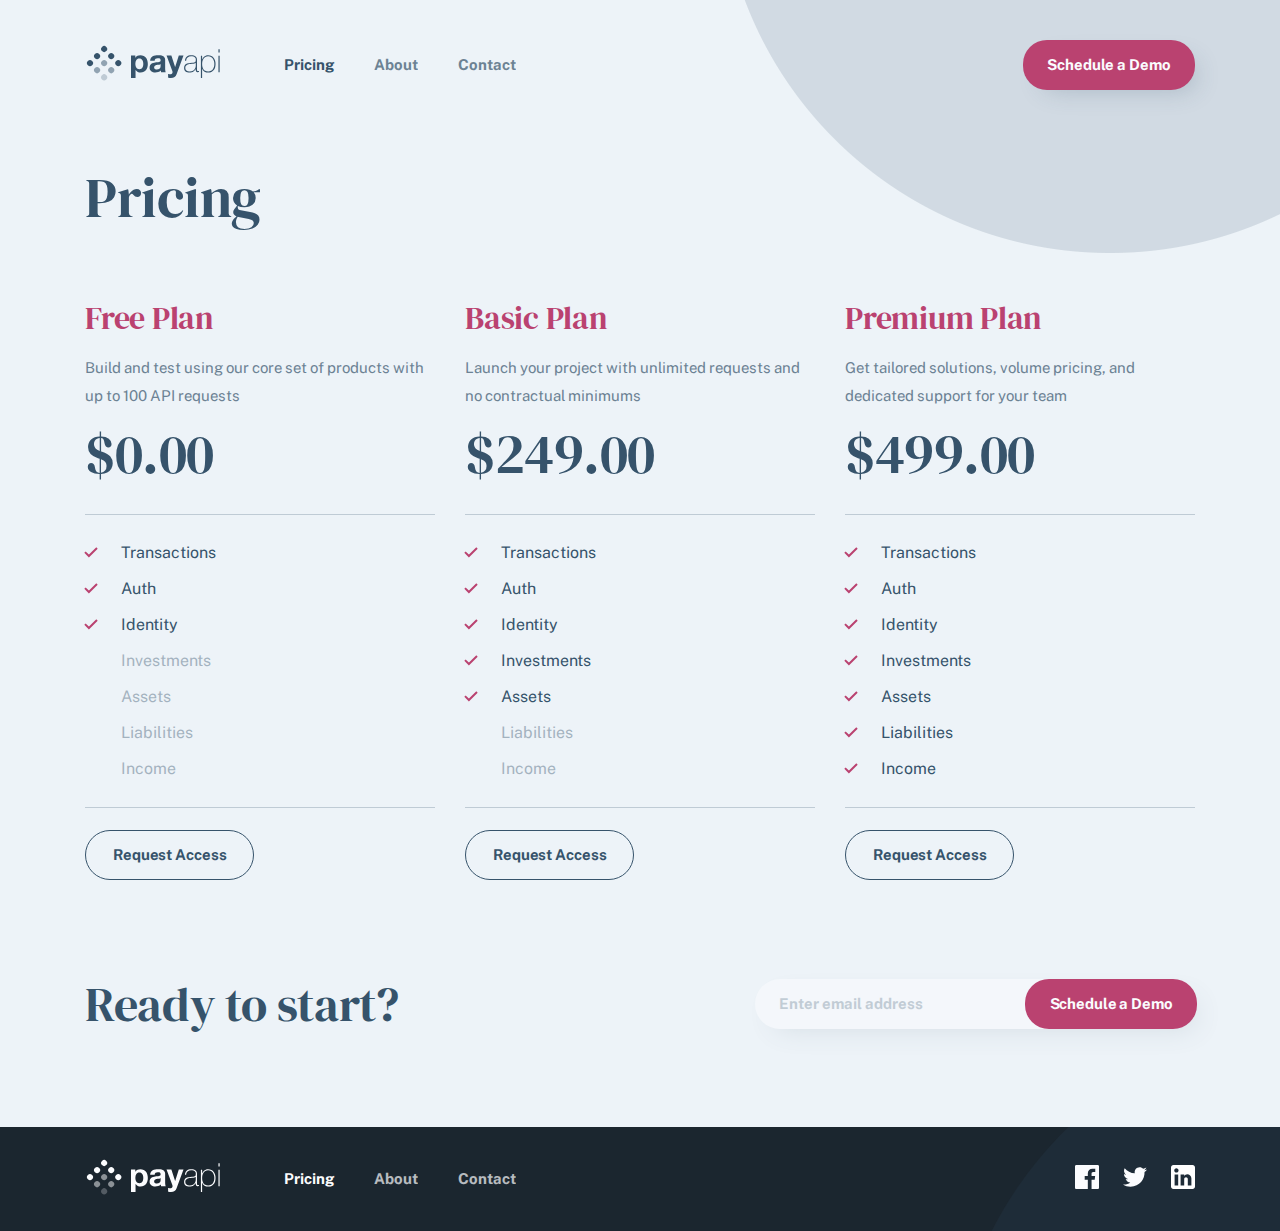
<file: index.html>
<!DOCTYPE html>
<html lang="en">
<head>
  <meta charset="UTF-8">
  <meta http-equiv="X-UA-Compatible" content="IE=edge">
  <meta name="viewport" content="width=device-width, initial-scale=1.0">
  <title>Pay Api</title>
  <link rel="apple-touch-icon" sizes="180x180" href="./img/favicon/apple-touch-icon.png">
  <link rel="icon" type="image/png" sizes="32x32" href="./img/favicon/favicon-32x32.png">
  <link rel="icon" type="image/png" sizes="16x16" href="./img/favicon/favicon-16x16.png">
  <link rel="manifest" href="./img/favicon/site.webmanifest">
  <link rel="stylesheet" href="./css/main.min.css">
</head>
<body>

  <!--* HEADER -->
  <header class="header">
    <div class="container">
      <div class="header-inner">
        <div class="header-main-items">

          <a class="header-site-logo-link" href="index.html">
            <img class="header-site-logo-link__logo" width="135" height="38" src="./img/site-logo.svg" alt="Pay Api site logo">
          </a>

          <nav class="navbar">
            <ul class="navbar__navlist">
              <li class="navbar__item">
                <a class="navbar__link active-link" href="index.html">
                  Pricing
                </a>
              </li>
              <li class="navbar__item">
                <a class="navbar__link" href="about.html"
                >About
              </a>
              </li>
              <li class="navbar__item">
                <a class="navbar__link" href="contact.html">
                  Contact
                </a>
              </li>
            </ul>
          </nav>

        </div>
        <button class="header-inner-header-btn" type="button">Schedule a Demo</button>
        <button class="header-inner-burger-btn" type="button">
          <img class="header-inner-burger-img" src="./img/burger-menu.svg" alt="Burger menu" width="28" height="17">
        </button>
      </div>
    </div>
  </header>

  <!--* MAIN -->
  <main class="main">
    <div class="container">
      <section class="hero">

        <div class="hero-title-item">
          <h2 class="hero-title-item__title">
            Pricing
          </h2>
        </div>

        <div class="pricing">
          <!--* FIRS PLAN -->
          <ul class="pricing-list">
            <li class="pricing-items">
              <h4 class="pricing-items-titile">
                Free Plan
              </h4>

              <p class="pricing-items-paragrph">
                Build and test using our core set of products with up to 100 API requests 
              </p>

              <p class="pricing-items-price">
                $0.00
              </p>

              <hr class="pricing-items-hr">

              <ul class="pricing-serv">
                <li class="pricing-serv-item heave-serv">
                  Transactions
                </li>
                <li class="pricing-serv-item heave-serv">
                  Auth
                </li>
                <li class="pricing-serv-item heave-serv">
                  Identity
                </li>
                <li class="pricing-serv-item">
                  Investments
                </li>
                <li class="pricing-serv-item">
                  Assets
                </li>
                <li class="pricing-serv-item">
                  Liabilities
                </li>
                <li class="pricing-serv-item">
                  Income
                </li>
              </ul>

              <hr class="pricing-items-bottom-hr">
              <div class="pricing-items-btn-box">
                <button class="pricing-items-btn" type="submit">Request Access</button>
              </div>
            </li>
          </ul>

          <!-- *SECOND PLAN -->

          <ul class="pricing-list">
            <li class="pricing-items">
              <h4 class="pricing-items-titile">
                Basic Plan
              </h4>

              <p class="pricing-items-paragrph">
                Launch your project with unlimited requests and no contractual minimums 
              </p>

              <p class="pricing-items-price">
                $249.00
              </p>

              <hr class="pricing-items-hr">

              <ul class="pricing-serv">
                  <li class="pricing-serv-item heave-serv">
                    Transactions
                  </li>
                  <li class="pricing-serv-item heave-serv">
                      Auth
                  </li>
                  <li class="pricing-serv-item heave-serv">
                    Identity
                  </li>
                  <li class="pricing-serv-item heave-serv">
                    Investments
                  </li>
                  <li class="pricing-serv-item heave-serv">
                    Assets
                  </li>
                  <li class="pricing-serv-item">
                    Liabilities
                  </li>
                  <li class="pricing-serv-item">
                    Income
                  </li>
              </ul>
              
              <hr class="pricing-items-bottom-hr">
              <div class="pricing-items-btn-box">
                <button class="pricing-items-btn" type="submit">Request Access</button>
              </div>
            </li>
          </ul>

          <!-- *LAST PLAN -->
            <ul class="pricing-list">
              <li class="pricing-items">
                <h4 class="pricing-items-titile">
                  Premium Plan
                </h4>
  
                <p class="pricing-items-paragrph">
                  Get tailored solutions, volume pricing, and dedicated support for your team 
                </p>
  
                <p class="pricing-items-price">
                  $499.00
                </p>
  
                <hr class="pricing-items-hr">
  
                <ul class="pricing-serv">
                  <li class="pricing-serv-item heave-serv last-services">
                    Transactions
                  </li>
                  <li class="pricing-serv-item heave-serv last-services">
                    Auth
                  </li>
                  <li class="pricing-serv-item heave-serv last-services">
                    Identity
                  </li>
                  <li class="pricing-serv-item heave-serv last-services">
                    Investments
                  </li>
                  <li class="pricing-serv-item heave-serv last-services">
                    Assets
                  </li>
                  <li class="pricing-serv-item heave-serv last-services">
                    Liabilities
                  </li>
                  <li class="pricing-serv-item heave-serv last-services">
                    Income
                  </li>
                </ul>

                <hr class="pricing-items-bottom-hr">
                <div class="pricing-items-btn-box">
                  <button class="pricing-items-btn" type="submit">Request Access</button>
                </div>
              </li>
            </ul>
        </div>
      </section>

      <section class="ready-sec">
        <div class="ready-sec-title">
          <h2 class="ready-sec-title-title">
            Ready to start?
          </h2>
        </div>

        <div class="ready-sec-btn-box">
          <form class="ready-sec-form" action="https://echo.htmlacademy.ru" method="POST">
            <input class="ready-sec-form__input" name="email" placeholder="Enter email address" type="email" required>
            <button class="ready-sec-form__btn" type="submit">Schedule a Demo</button>
          </form>
        </div>
      </section>
    </div>
  </main>

  <!--* FOOTER -->
  <footer class="footer">
    <div class="container">
      <div class="footer-wrapper">
        <div class="footer-inner">

          <a class="footer-inner-site-logo-link" href="index.html">
            <img class="footer-inner-site-logo-link__logo" width="135" height="38" src="./img/footer-logo.svg" alt="Pay Api site logo">
          </a>

          <nav class="footer-nav">
            <ul class="footer-navlist">
              <li class="footer-navlist-item">
                <a class="footer-navlist-item__link active-link" href="index.html">
                  Pricing
                </a>
              </li>
              <li class="footer-navlist-item">
                <a class="footer-navlist-item__link" href="about.html">
                  About
                </a>
              </li>
              <li class="footer-navlist-item">
                <a class="footer-navlist-item__link" href="contact.html">
                  Contact
                </a>
              </li>
            </ul>
          </nav>

        </div>

        <div class="footer-social-media">
          <ul class="footer-social-media-list">
            <li class="footer-social-media-list-item">
              <a class="footer-social-media-list-item-link" href="https://www.facebook.com/elaytone/">
                <svg class="footer-social-media-item-link__img" width="24" height="24" viewBox="0 0 24 24" fill="none" xmlns="http://www.w3.org/2000/svg">
                  <path id="Path" d="M22.675 0H1.325C0.593 0 0 0.593 0 1.325V22.676C0 23.407 0.593 24 1.325 24H12.82V14.706H9.692V11.084H12.82V8.413C12.82 5.313 14.713 3.625 17.479 3.625C18.804 3.625 19.942 3.724 20.274 3.768V7.008L18.356 7.009C16.852 7.009 16.561 7.724 16.561 8.772V11.085H20.148L19.681 14.707H16.561V24H22.677C23.407 24 24 23.407 24 22.675V1.325C24 0.593 23.407 0 22.675 0Z" fill="#FBFCFE"/>
                </svg>
              </a>
            </li>
            <li class="footer-social-media-list-item">
              <a class="footer-social-media-list-item-link" href="https://twitter.com/elaytpattersone">
                <svg class="footer-social-media-item-link__img" width="24" height="20" viewBox="0 0 24 20" fill="none" xmlns="http://www.w3.org/2000/svg">
                  <path id="Path" d="M24 2.55705C23.117 2.94905 22.168 3.21305 21.172 3.33205C22.189 2.72305 22.97 1.75805 23.337 0.608047C22.386 1.17205 21.332 1.58205 20.21 1.80305C19.313 0.846047 18.032 0.248047 16.616 0.248047C13.437 0.248047 11.101 3.21405 11.819 6.29305C7.728 6.08805 4.1 4.12805 1.671 1.14905C0.381 3.36205 1.002 6.25705 3.194 7.72305C2.388 7.69705 1.628 7.47605 0.965 7.10705C0.911 9.38805 2.546 11.522 4.914 11.997C4.221 12.185 3.462 12.229 2.69 12.081C3.316 14.037 5.134 15.46 7.29 15.5C5.22 17.123 2.612 17.848 0 17.54C2.179 18.937 4.768 19.752 7.548 19.752C16.69 19.752 21.855 12.031 21.543 5.10605C22.505 4.41105 23.34 3.54405 24 2.55705Z" fill="#FBFCFE"/>
                </svg>                  
              </a>
            </li>
            <li class="footer-social-media-list-item">
              <a class="footer-social-media-list-item-link" href="https://www.linkedin.com/in/elayt-patters-103292235/">
                <svg class="footer-social-media-item-link__img" width="24" height="24" viewBox="0 0 24 24" fill="none" xmlns="http://www.w3.org/2000/svg">
                  <path id="Shape" fill-rule="evenodd" clip-rule="evenodd" d="M2.4 0H21.6C22.92 0 24 1.08 24 2.4V21.6C24 22.92 22.92 24 21.6 24H2.4C1.08 24 0 22.92 0 21.6V2.4C0 1.08 1.08 0 2.4 0ZM3.6 20.4H7.2V9.6H3.6V20.4ZM5.4 7.56C4.2 7.56 3.24 6.6 3.24 5.4C3.24 4.2 4.2 3.24 5.4 3.24C6.6 3.24 7.56 4.2 7.56 5.4C7.56 6.6 6.6 7.56 5.4 7.56ZM16.8 20.4H20.4V13.56C20.4 11.28 18.48 9.36 16.2 9.36C15.12 9.36 13.8 10.08 13.2 11.04V9.6H9.6V20.4H13.2V14.04C13.2 13.08 14.04 12.24 15 12.24C15.96 12.24 16.8 13.08 16.8 14.04V20.4Z" fill="white"/>
                </svg>                  
              </a>
            </li>
          </ul>
        </div>

      </div>
    </div>
  </footer>
  
</body>
</html>
</file>
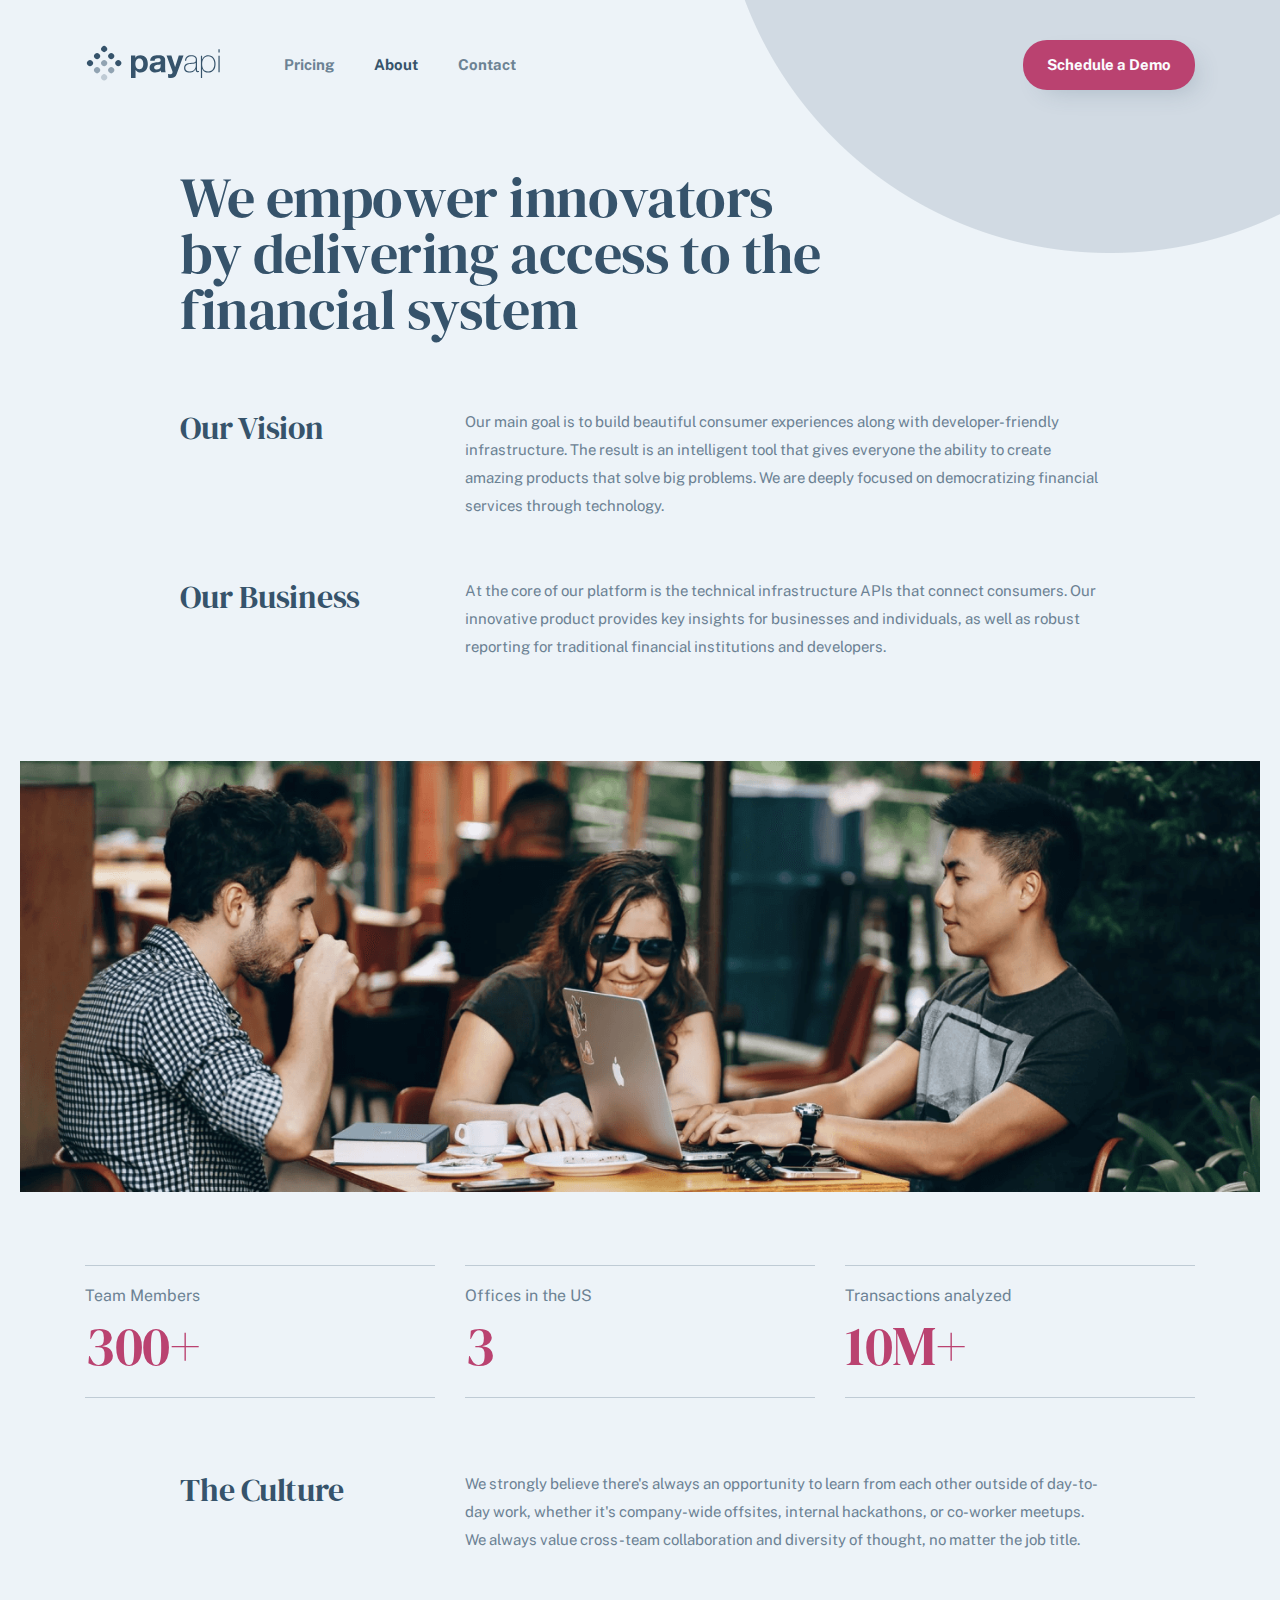
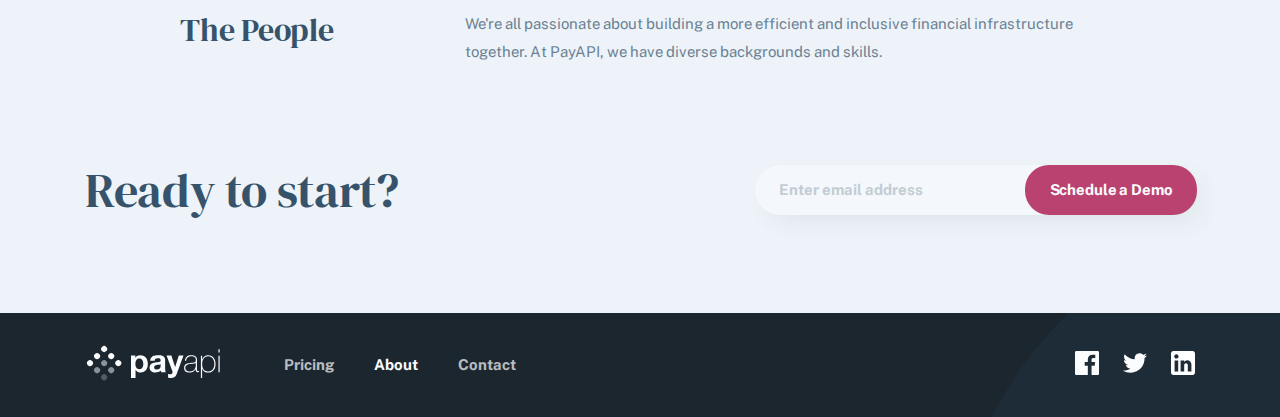
<file: about.html>
﻿<!DOCTYPE html>
<html lang="en">
<head>
  <meta charset="UTF-8">
  <meta http-equiv="X-UA-Compatible" content="IE=edge">
  <meta name="viewport" content="width=device-width, initial-scale=1.0">
  <title>Pay Api About</title>
  <link rel="apple-touch-icon" sizes="180x180" href="./img/favicon/apple-touch-icon.png">
  <link rel="icon" type="image/png" sizes="32x32" href="./img/favicon/favicon-32x32.png">
  <link rel="icon" type="image/png" sizes="16x16" href="./img/favicon/favicon-16x16.png">
  <link rel="manifest" href="./img/favicon/site.webmanifest">
  <link rel="stylesheet" href="./css/main.min.css">
</head>
<body>

  <!--* HEADER -->
  <header class="header">
    <div class="container">
      <div class="header-inner">
        <div class="header-main-items">

          <a class="header-site-logo-link" href="index.html">
            <img class="header-site-logo-link__logo" width="135" height="38" src="./img/site-logo.svg" alt="Pay Api site logo">
          </a>

          <nav class="navbar">
            <ul class="navbar__navlist">
              <li class="navbar__item">
                <a class="navbar__link" href="index.html">
                  Pricing
                </a>
              </li>
              <li class="navbar__item">
                <a class="navbar__link active-link" href="#">
                  About
              </a>
              </li>
              <li class="navbar__item">
                <a class="navbar__link" href="contact.html">
                  Contact
                </a>
              </li>
            </ul>
          </nav>

        </div>
        <button class="header-inner-header-btn" type="button">Schedule a Demo</button>
        <button class="header-inner-burger-btn" type="button">
          <img class="header-inner-burger-img" src="./img/burger-menu.svg" alt="Burger menu" width="28" height="17">
        </button>
      </div>
    </div>
  </header>

  <!--* MAIN -->
  <main class="main">
    <div class="container">
      <section class="about-hero">
        <div class="about-hero-inner">
          <h1 class="about-hero-inner__title">
            We empower innovators <br> by delivering access to the financial system
          </h1>
        </div>

        <div class="about-us">
          <h3 class="about-us__title">
            Our Vision
          </h3>

          <p class="about-us__text">
            Our main goal is to build beautiful consumer experiences along with developer-friendly infrastructure. The result is an intelligent tool that gives everyone the ability to create amazing products that solve big problems. We are deeply focused on democratizing financial services through technology. 
        </div>
        <div class="about-us">
          <h3 class="about-us__title">
            Our Business
          </h3>

          <p class="about-us__text">
            At the core of our platform is the technical infrastructure APIs that connect consumers. Our innovative product provides key insights for businesses and individuals, as well as robust reporting for traditional financial institutions and developers. 
        </div>
      </section>
    </div>

     <!-- *TEAM IMAGE -->
    <section class="team-img">
      <div class="team-img-lits">
        <img class="team-img-list__img" width="1440" height="500" src="./img/team.png" alt="Our Team image">
        <img class="team-img-list__img" width="375" height="300" src="./img/team-mobile.png" alt="Our Team image">
      </div>
    </section>

    <!-- *ANALITICS SECTION -->
    <section class="about-analiticks">
      <div class="container">
        <ul class="analiticks-list">
          <li class="analiticks-list-items">

            <hr class="analitiks-top-hr">
            <p class="analiticks-list-items__title">
              Team Members
            </p>
            <p class="analiticks-list-items__number">
              300+
            </p>
            <hr class="analitiks-bottom-hr none-hr">

          </li>
          <li class="analiticks-list-items">

            <hr class="analitiks-top-hr none-hr">
            <p class="analiticks-list-items__title">
              Offices in the US
            </p>
            <p class="analiticks-list-items__number">
              3
            </p>
            <hr class="analitiks-bottom-hr none-hr">

          </li>
          <li class="analiticks-list-items">

            <hr class="analitiks-top-hr none-hr">
            <p class="analiticks-list-items__title">
              Transactions analyzed
            </p>
            <p class="analiticks-list-items__number">
              10M+
            </p>
            <hr class="analitiks-bottom-hr">

          </li>
        </ul>

        <section class="about-hero">
          <div class="about-us bottom-about-us">
            <h3 class="about-us__title">
              The Culture
            </h3>
  
            <p class="about-us__text">
              We strongly believe there's always an opportunity to learn from each other outside of day-to-day work, whether it's company-wide offsites, internal hackathons, or co-worker meetups. We always value cross-team collaboration and diversity of thought, no matter the job title.
          </div>
          <div class="about-us bottom-about-us">
            <h3 class="about-us__title">
              The People
            </h3>
  
            <p class="about-us__text">
              We're all passionate about building a more efficient and inclusive financial infrastructure together. At PayAPI, we have diverse backgrounds and skills.
          </div>
        </section>
      </div>
    </section>

    <!-- *READY SEECTION -->
    <section class="ready-sec container">
      <div class="ready-sec-title">
        <h2 class="ready-sec-title-title">
          Ready to start?
        </h2>
      </div>

      <div class="ready-sec-btn-box">
        <form class="ready-sec-form" action="https://echo.htmlacademy.ru" method="POST">
          <input class="ready-sec-form__input" name="email" placeholder="Enter email address" type="email" required>
          <button class="ready-sec-form__btn" type="submit">Schedule a Demo</button>
        </form>
      </div>
    </section>
  </main>

  <!--* FOOTER -->
  <footer class="footer">
    <div class="container">
      <div class="footer-wrapper">
        <div class="footer-inner">

          <a class="footer-inner-site-logo-link" href="index.html">
            <img class="footer-inner-site-logo-link__logo" width="135" height="38" src="./img/footer-logo.svg" alt="Pay Api site logo">
          </a>

          <nav class="footer-nav">
            <ul class="footer-navlist">
              <li class="footer-navlist-item">
                <a class="footer-navlist-item__link" href="index.html">
                  Pricing
                </a>
              </li>
              <li class="footer-navlist-item">
                <a class="footer-navlist-item__link active-link" href="#">
                  About
                </a>
              </li>
              <li class="footer-navlist-item">
                <a class="footer-navlist-item__link" href="contact.html">
                  Contact
                </a>
              </li>
            </ul>
          </nav>

        </div>

        <div class="footer-social-media">
          <ul class="footer-social-media-list">
            <li class="footer-social-media-list-item">
              <a class="footer-social-media-list-item-link" href="#">
                <svg class="footer-social-media-item-link__img" width="24" height="24" viewBox="0 0 24 24" fill="none" xmlns="http://www.w3.org/2000/svg">
                  <path id="Path" d="M22.675 0H1.325C0.593 0 0 0.593 0 1.325V22.676C0 23.407 0.593 24 1.325 24H12.82V14.706H9.692V11.084H12.82V8.413C12.82 5.313 14.713 3.625 17.479 3.625C18.804 3.625 19.942 3.724 20.274 3.768V7.008L18.356 7.009C16.852 7.009 16.561 7.724 16.561 8.772V11.085H20.148L19.681 14.707H16.561V24H22.677C23.407 24 24 23.407 24 22.675V1.325C24 0.593 23.407 0 22.675 0Z" fill="#FBFCFE"/>
                </svg>
              </a>
            </li>
            <li class="footer-social-media-list-item">
              <a class="footer-social-media-list-item-link" href="#">
                <svg class="footer-social-media-item-link__img" width="24" height="20" viewBox="0 0 24 20" fill="none" xmlns="http://www.w3.org/2000/svg">
                  <path id="Path" d="M24 2.55705C23.117 2.94905 22.168 3.21305 21.172 3.33205C22.189 2.72305 22.97 1.75805 23.337 0.608047C22.386 1.17205 21.332 1.58205 20.21 1.80305C19.313 0.846047 18.032 0.248047 16.616 0.248047C13.437 0.248047 11.101 3.21405 11.819 6.29305C7.728 6.08805 4.1 4.12805 1.671 1.14905C0.381 3.36205 1.002 6.25705 3.194 7.72305C2.388 7.69705 1.628 7.47605 0.965 7.10705C0.911 9.38805 2.546 11.522 4.914 11.997C4.221 12.185 3.462 12.229 2.69 12.081C3.316 14.037 5.134 15.46 7.29 15.5C5.22 17.123 2.612 17.848 0 17.54C2.179 18.937 4.768 19.752 7.548 19.752C16.69 19.752 21.855 12.031 21.543 5.10605C22.505 4.41105 23.34 3.54405 24 2.55705Z" fill="#FBFCFE"/>
                </svg>                  
              </a>
            </li>
            <li class="footer-social-media-list-item">
              <a class="footer-social-media-list-item-link" href="#">
                <svg class="footer-social-media-item-link__img" width="24" height="24" viewBox="0 0 24 24" fill="none" xmlns="http://www.w3.org/2000/svg">
                  <path id="Shape" fill-rule="evenodd" clip-rule="evenodd" d="M2.4 0H21.6C22.92 0 24 1.08 24 2.4V21.6C24 22.92 22.92 24 21.6 24H2.4C1.08 24 0 22.92 0 21.6V2.4C0 1.08 1.08 0 2.4 0ZM3.6 20.4H7.2V9.6H3.6V20.4ZM5.4 7.56C4.2 7.56 3.24 6.6 3.24 5.4C3.24 4.2 4.2 3.24 5.4 3.24C6.6 3.24 7.56 4.2 7.56 5.4C7.56 6.6 6.6 7.56 5.4 7.56ZM16.8 20.4H20.4V13.56C20.4 11.28 18.48 9.36 16.2 9.36C15.12 9.36 13.8 10.08 13.2 11.04V9.6H9.6V20.4H13.2V14.04C13.2 13.08 14.04 12.24 15 12.24C15.96 12.24 16.8 13.08 16.8 14.04V20.4Z" fill="white"/>
                </svg>                  
              </a>
            </li>
          </ul>
        </div>

      </div>
    </div>
  </footer>
  
</body>
</html>
</file>
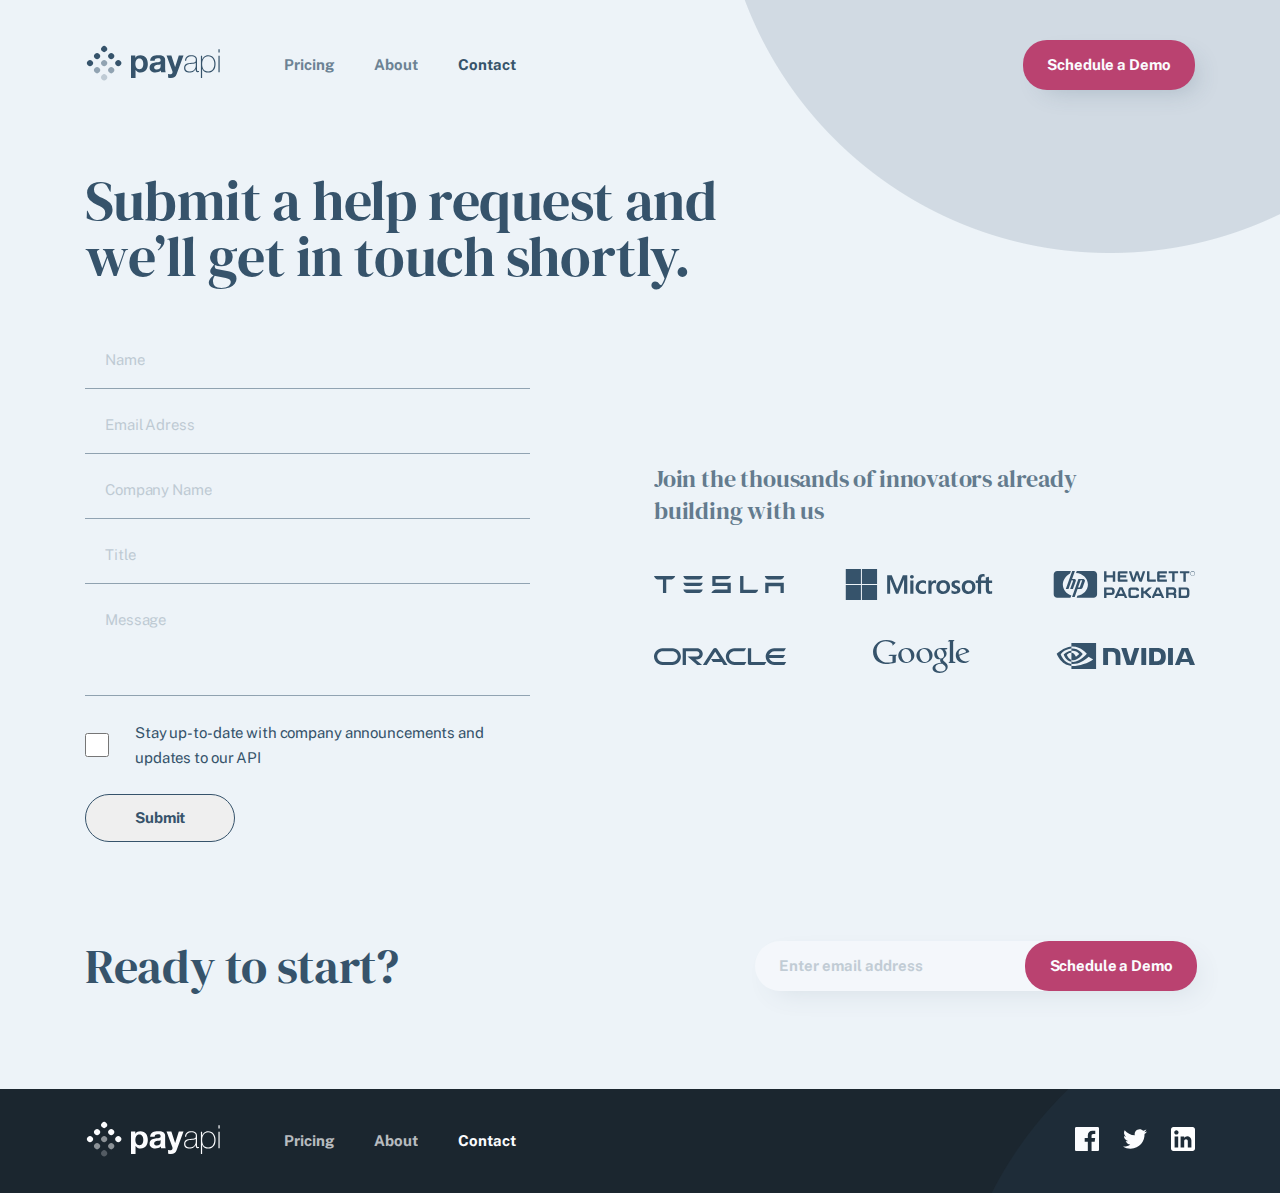
<file: contact.html>
﻿<!DOCTYPE html>
<html lang="en">
<head>
  <meta charset="UTF-8">
  <meta http-equiv="X-UA-Compatible" content="IE=edge">
  <meta name="viewport" content="width=device-width, initial-scale=1.0">
  <title>Pay Api Contact</title>
  <link rel="apple-touch-icon" sizes="180x180" href="./img/favicon/apple-touch-icon.png">
  <link rel="icon" type="image/png" sizes="32x32" href="./img/favicon/favicon-32x32.png">
  <link rel="icon" type="image/png" sizes="16x16" href="./img/favicon/favicon-16x16.png">
  <link rel="manifest" href="./img/favicon/site.webmanifest">
  <link rel="stylesheet" href="./css/main.min.css">
</head>
<body>

  <!--* HEADER -->
  <header class="header">
    <div class="container">
      <div class="header-inner">
        <div class="header-main-items">

          <a class="header-site-logo-link" href="index.html">
            <img class="header-site-logo-link__logo" width="135" height="38" src="./img/site-logo.svg" alt="Pay Api site logo">
          </a>

          <nav class="navbar">
            <ul class="navbar__navlist">
              <li class="navbar__item">
                <a class="navbar__link" href="index.html">
                  Pricing
                </a>
              </li>
              <li class="navbar__item">
                <a class="navbar__link" href="about.html"
                >About
              </a>
              </li>
              <li class="navbar__item">
                <a class="navbar__link active-link" href="#">
                  Contact
                </a>
              </li>
            </ul>
          </nav>

        </div>
        <button class="header-inner-header-btn" type="button">Schedule a Demo</button>
        <button class="header-inner-burger-btn" type="button">
          <img class="header-inner-burger-img" src="./img/burger-menu.svg" alt="Burger menu" width="28" height="17">
        </button>
      </div>
    </div>
  </header>

  <!--* MAIN -->
  <main class="main">
    <div class="container">
      <section class="contact">
        <div class="contact-title">
          <h1 class="contact-title__text">
            Submit a help request and we’ll get in touch shortly.
          </h1>
        </div>
        
        <div class="contact-items">
          <form class="input-box" id="contact-form" action="https://echo.htmlacademy.ru" method="POST">
            <input class="input-box__input" placeholder="Name" type="text" required>
            <input class="input-box__input" placeholder="Email Adress" type="email" required>
            <input class="input-box__input" placeholder="Company Name" type="text" required>
            <input class="input-box__input" placeholder="Title" type="text" required>
            <textarea class="input-box__textarea" placeholder="Message" name="message" id="message" cols="30" rows="10" required></textarea>

            <label class="checkbox" for="contact-form">
              <input class="checkbox__input" type="checkbox">
              <p class="checkbox__text">
                Stay up-to-date with company announcements and updates to our API
              </p>
            </label>

            <button class="input-box__submit-btn" type="submit">
              Submit
            </button>
          </form>

          <div class="already-build">
            <div class="already-build-title">
              <h4 class="already-build-title__text">
                Join the thousands of innovators already building with us
              </h4>
            </div>

            <div class="builders">
              
              <div class="builders-list">
                <svg class="builder-list__items" width="131" height="17" viewBox="0 0 131 17" fill="none" xmlns="http://www.w3.org/2000/svg">
                  <path fill-rule="evenodd" clip-rule="evenodd" d="M3.38578 3.42818C1.6697 3.05249 0.371044 1.54972 0 0.0469613L21.1959 0V0.0469613C20.8249 1.54972 19.5726 2.95856 17.8101 3.42818H12.5227L12.2445 3.5221V17H8.95144V3.5221L8.67316 3.42818H3.38578ZM32.7332 3.41873H45.3674C47.1455 3.09091 48.4557 1.49862 48.7833 0H29.2705C29.6449 1.49862 30.9551 3.04408 32.7332 3.41873ZM126.787 3.41873H114.153C112.422 3.04408 111.112 1.49862 110.737 0H130.203C129.829 1.49862 128.566 3.09091 126.787 3.41873ZM111.252 17V6.7438H129.782V17H126.507V10.1625H114.528V17H111.252ZM101.285 17C102.923 16.2975 103.812 15.0799 104.186 13.6749H89.4465V0.046832H86.1242V17H101.285ZM73.2561 3.3719H61.5578L61.6046 6.7438H76.7656V17H57.3464C58.1419 15.3609 59.7329 14.0964 61.6046 13.5813H73.4901V10.0689H58.3291V0.046832H76.8592C76.4848 1.49862 75.0342 2.85675 73.2561 3.3719ZM45.3674 10.1157H32.7332C30.9551 9.74105 29.6449 8.19559 29.2705 6.69697H48.7833C48.4557 8.19559 47.1455 9.78788 45.3674 10.1157ZM32.7332 17H45.3674C47.1455 16.6722 48.4557 15.0799 48.7833 13.5813H29.2705C29.6449 15.0799 30.9551 16.6722 32.7332 17Z" fill="#36536B"/>
                </svg>
                <svg class="builder-list__items" width="148" height="31" viewBox="0 0 148 31" fill="none" xmlns="http://www.w3.org/2000/svg">
                  <path fill-rule="evenodd" clip-rule="evenodd" d="M15.9212 15H0.78125V0H15.9212V15ZM147.134 14.0611V11.5398H143.961V7.62017L143.854 7.65262L140.874 8.55241L140.815 8.57002V11.54H136.112V9.88545C136.112 9.11505 136.286 8.5255 136.63 8.13233C136.972 7.74388 137.461 7.54639 138.084 7.54639C138.532 7.54639 138.996 7.65054 139.463 7.85593L139.58 7.90753V5.25227L139.525 5.2323C139.089 5.0778 138.497 5 137.763 5C136.837 5 135.996 5.19874 135.263 5.5926C134.529 5.98702 133.952 6.55008 133.548 7.26597C133.145 7.98103 132.94 8.8069 132.94 9.72083V11.5398H130.731V14.0611H132.94V24.6828H136.112V14.0611H140.815V20.811C140.815 23.591 142.144 24.9997 144.765 24.9997C145.195 24.9997 145.649 24.9499 146.111 24.8524C146.582 24.7523 146.903 24.6523 147.092 24.5455L147.134 24.5211V21.9765L147.005 22.0607C146.833 22.1739 146.618 22.2664 146.367 22.3352C146.115 22.4052 145.904 22.4403 145.741 22.4403C145.127 22.4403 144.673 22.2771 144.391 21.9549C144.106 21.6298 143.961 21.0614 143.961 20.2661V14.0611H147.134ZM123.649 22.4407C122.498 22.4407 121.59 22.064 120.951 21.3221C120.307 20.5764 119.981 19.5132 119.981 18.1624C119.981 16.7688 120.307 15.678 120.951 14.9191C121.591 14.1653 122.49 13.7826 123.623 13.7826C124.723 13.7826 125.598 14.1481 126.225 14.8694C126.855 15.5944 127.175 16.6764 127.175 18.0863C127.175 19.5135 126.874 20.6098 126.281 21.3432C125.692 22.071 124.807 22.4407 123.649 22.4407ZM118.606 13.1107C119.849 11.8582 121.594 11.2232 123.79 11.2232C125.859 11.2232 127.5 11.8306 128.666 13.029C129.832 14.2268 130.423 15.8944 130.423 17.9844C130.423 20.1003 129.793 21.8173 128.55 23.0857C127.307 24.3555 125.598 24.9994 123.469 24.9994C121.426 24.9994 119.775 24.3884 118.561 23.1821C117.348 21.9763 116.733 20.3211 116.733 18.2633C116.733 16.0967 117.363 14.3633 118.606 13.1107ZM111.619 11.2232C110.125 11.2232 108.89 11.6003 107.946 12.3438C106.996 13.0917 106.514 14.0726 106.514 15.2596C106.514 15.8766 106.618 16.4247 106.823 16.8896C107.029 17.356 107.347 17.7666 107.771 18.1113C108.191 18.4531 108.839 18.8112 109.698 19.1755C110.421 19.4688 110.959 19.7169 111.302 19.9125C111.636 20.1042 111.873 20.2968 112.007 20.4844C112.138 20.668 112.204 20.9193 112.204 21.2294C112.204 22.1124 111.534 22.5421 110.155 22.5421C109.644 22.5421 109.06 22.4367 108.421 22.2289C107.787 22.0243 107.188 21.7247 106.646 21.3405L106.514 21.2473V24.2605L106.562 24.2827C107.011 24.4871 107.577 24.6595 108.244 24.7952C108.909 24.9309 109.514 25 110.039 25C111.66 25 112.966 24.6211 113.918 23.8732C114.877 23.1201 115.363 22.1161 115.363 20.888C115.363 20.0021 115.101 19.2424 114.586 18.6297C114.074 18.0219 113.185 17.464 111.946 16.9708C110.958 16.5798 110.326 16.2551 110.065 16.0059C109.813 15.7651 109.686 15.4247 109.686 14.9935C109.686 14.6113 109.843 14.3051 110.167 14.0571C110.493 13.8079 110.947 13.6811 111.517 13.6811C112.045 13.6811 112.586 13.7635 113.123 13.9249C113.661 14.0863 114.133 14.3026 114.526 14.567L114.656 14.6544V11.7961L114.606 11.775C114.243 11.6212 113.764 11.4896 113.182 11.3828C112.602 11.2767 112.076 11.2232 111.619 11.2232ZM95.5484 21.3221C96.1879 22.064 97.0957 22.4407 98.2465 22.4407C99.4048 22.4407 100.29 22.071 100.879 21.3432C101.472 20.6098 101.773 19.5135 101.773 18.0863C101.773 16.6764 101.453 15.5944 100.823 14.8694C100.196 14.1481 99.3204 13.7826 98.2211 13.7826C97.0873 13.7826 96.1886 14.1653 95.5491 14.9191C94.9052 15.678 94.5793 16.7688 94.5793 18.1624C94.5793 19.5135 94.9048 20.5764 95.5484 21.3221ZM98.3879 11.2232C96.1912 11.2232 94.4468 11.8582 93.2037 13.1107C91.9609 14.3633 91.3303 16.0967 91.3303 18.2633C91.3303 20.3219 91.9458 21.9763 93.1592 23.1821C94.3726 24.3884 96.0237 24.9994 98.0667 24.9994C100.195 24.9994 101.905 24.3555 103.148 23.0857C104.391 21.8173 105.021 20.1003 105.021 17.9844C105.021 15.8944 104.43 14.2268 103.264 13.029C102.097 11.8306 100.456 11.2232 98.3879 11.2232ZM86.5161 11.5398V13.8159H86.5495C86.8422 13.0773 87.225 12.485 87.7547 12.0529C88.3581 11.5615 89.0626 11.3118 89.8499 11.3118C90.3721 11.3118 90.7849 11.3735 91.0766 11.4959L91.1273 11.5173V14.6341L90.9957 14.54C90.8506 14.4368 90.6047 14.3388 90.2652 14.2485C89.9221 14.1576 89.6054 14.1117 89.3232 14.1117C88.4906 14.1117 87.8088 14.4669 87.2971 15.1678C86.7788 15.8772 86.5161 16.8164 86.5161 17.9595V24.6826H83.3834V11.5398H86.5161ZM77.7731 11.2232C76.3359 11.2232 75.0539 11.5273 73.9635 12.1269C72.8708 12.7278 72.0258 13.5857 71.4509 14.6766C70.8785 15.7648 70.5879 17.036 70.5879 18.4537C70.5879 19.6954 70.8696 20.835 71.4266 21.8394C71.9838 22.8454 72.7725 23.6324 73.7708 24.1783C74.7678 24.7235 75.92 24.9999 77.1958 24.9999C78.6846 24.9999 79.9557 24.7061 80.9749 24.1268L81.0161 24.1035V21.2712L80.8844 21.366C80.4227 21.6979 79.9068 21.9628 79.3517 22.1536C78.798 22.3443 78.2932 22.4407 77.8505 22.4407C76.6213 22.4407 75.6344 22.0611 74.9181 21.3128C74.2003 20.5635 73.8363 19.5113 73.8363 18.1873C73.8363 16.8549 74.2159 15.7757 74.964 14.9793C75.7098 14.1854 76.6984 13.7826 77.9022 13.7826C78.9319 13.7826 79.9353 14.1267 80.8847 14.8063L81.0161 14.9004V11.9161L80.9736 11.8925C80.6164 11.6951 80.1292 11.5322 79.5243 11.4086C78.922 11.2853 78.3328 11.2232 77.7731 11.2232ZM65.2975 11.54H68.4302V24.6826H65.2975V11.54ZM66.8959 5.94111C66.3803 5.94111 65.9306 6.11433 65.5611 6.45758C65.1901 6.80179 65.0019 7.23518 65.0019 7.74665C65.0019 8.25008 65.1878 8.67556 65.5553 9.01062C65.9204 9.34472 66.3716 9.51405 66.896 9.51405C67.4204 9.51405 67.8732 9.34472 68.2426 9.01118C68.6145 8.67556 68.8031 8.25022 68.8031 7.74665C68.8031 7.25307 68.6195 6.82412 68.2579 6.47145C67.8966 6.11946 67.4382 5.94111 66.8959 5.94111ZM59.0794 24.6826V10.5703H58.9762L53.3024 24.6826H51.0351L45.2713 10.5689H45.1682V24.6824H42.1637V6.34344H46.7689L52.2271 19.9652L57.8515 6.34344H62.2765V24.6826H59.0794ZM16.9305 15H32.0704V0H16.9305V15ZM15.9212 31H0.78125V16H15.9212V31ZM16.9305 31H32.0704V16H16.9305V31Z" fill="#36536B"/>
                </svg>
                <svg class="builder-list__items" width="142" height="27" viewBox="0 0 142 27" fill="none" xmlns="http://www.w3.org/2000/svg">
                  <path fill-rule="evenodd" clip-rule="evenodd" d="M40.5197 0H23.7589L22.9975 2.02119C29.6434 2.33583 34.926 7.32367 34.926 13.4299C34.926 19.1057 30.3617 23.8147 24.3812 24.7038L23.6637 26.8728H40.5197C41.4641 26.8764 42.371 26.5007 43.0403 25.8285C43.7095 25.1564 44.0858 24.2431 44.0862 23.2905V3.57003C44.0862 1.58084 42.4888 0 40.5197 0ZM9.83269 13.4307C9.83269 18.4277 13.3826 22.838 18.3207 24.4409L17.4589 26.8728H4.25255C2.28726 26.8728 0.694336 25.2477 0.694336 23.2639V3.59746C0.693085 1.61351 2.28566 0.003705 4.25255 0.000761851H17.8864L17.0314 2.40059C12.9158 4.60463 9.83269 9.03784 9.83269 13.4307ZM133.475 16.3912H125.687V26.981H133.427C136.23 26.981 136.419 24.2497 136.419 22.7641V19.6497C136.419 17.7808 135.469 16.3912 133.475 16.3912ZM133.997 23.0521V20.0329C134.046 19.3632 133.571 18.596 132.858 18.596H128.108V24.7769H132.668C133.522 24.7769 133.997 23.9617 133.997 23.0521ZM122.343 22.8647C122.916 22.3832 123.297 21.6625 123.297 19.7388C123.297 17.5751 121.82 16.3729 120.105 16.3729H113.103V26.9992H115.485V23.8734H119.581C120.534 23.8734 121.01 24.6428 121.01 25.0756V26.9985H123.297V24.7868C123.297 24.1621 123.105 23.2494 122.343 22.8647ZM115.485 21.6625H119.866C120.772 21.6625 121.01 20.5563 121.01 20.0283C121.01 19.4981 120.772 18.5854 119.58 18.5854H115.485V21.6625ZM106.484 16.3935H103.351L99.1263 25.4938V26.9787H101.025L101.879 25.0626H107.947L108.811 26.9787H111.281L106.484 16.3935ZM104.918 18.3576L102.876 22.8601H106.95L104.918 18.3576ZM88.1125 26.9901V16.3828H90.5393V20.3666H91.5854L95.7229 16.3828H98.9571L93.8672 21.3745L98.0998 25.5982V26.9901H96.2924L91.7757 22.5736H90.5393V26.9901H88.1125ZM75.3684 24.4851V18.887C75.3684 17.6917 76.6486 16.3996 77.7869 16.3996H83.6215C85.1397 16.4468 86.0392 18.0269 86.0392 18.9358V19.8439H83.6215C83.5724 19.3655 83.1465 18.6486 82.7673 18.6486H78.5928C77.6449 18.6486 77.7876 19.6055 77.7876 19.6055V23.8155C77.7876 24.5811 78.2612 24.7723 78.5459 24.7723H82.6721C83.5732 24.7723 83.6691 24.0067 83.6691 23.5282H86.04V24.4851C86.04 26.0644 84.9501 26.9733 83.6223 26.9733H77.8352C76.0323 26.9733 75.3684 25.5852 75.3684 24.4851ZM69.4937 16.3729H66.3501L61.4437 27H64.0155L64.8735 25.0771H70.9597L71.8276 27H74.3049L69.4937 16.3729ZM67.9212 18.3438L65.8735 22.8647H69.9219L67.9212 18.3438ZM58.7239 16.3889H51.0742V26.984H53.4972V24.0113H58.7231C60.1484 24.0113 61.764 23.1968 61.764 20.2241C61.7647 17.2041 60.0064 16.3889 58.7239 16.3889ZM53.4972 21.8065H58.1536C59.199 21.8065 59.199 20.7041 59.199 20.2249C59.199 19.7457 59.199 18.5945 58.0109 18.5945H53.4972V21.8065ZM51.0742 0.173702V10.7688H53.4972V6.54963H59.8161V10.7688H62.239V0.173702H59.8161V4.34484H53.4972V0.173702H51.0742ZM66.3947 0.166845H74.4802V2.37698H67.1553V4.34484H73.2437V6.55268H67.1553V8.56854H74.4802V10.7764H66.2519C65.3003 10.7764 64.73 10.0084 64.73 9.38448V1.7515C64.73 0.790801 65.3003 0.166845 66.3947 0.166845ZM94.0031 0.177511V9.18411C94.0031 9.99853 94.6209 10.765 95.7131 10.765H102.837V8.56092H96.4261V0.177511H94.0031ZM121.593 2.37469V10.7764H119.168V2.37469H115.671V0.165322H125.139V2.37469H121.593ZM132.813 10.7832V2.37012H136.36V0.158465H126.883V2.37012H130.384V10.7832H132.813ZM105.814 0.171416H113.893H113.894V2.37698H106.574V4.34407H112.658V6.5504H106.574V8.56473H113.894V10.771H105.671C104.719 10.771 104.15 10.0039 104.15 9.37991V1.75454C104.15 0.794611 104.719 0.171416 105.814 0.171416ZM87.3837 10.787C86.6684 10.787 85.9781 9.70522 85.8346 9.17573L84.0483 3.61955L81.7129 10.7878H80.2363C79.521 10.7878 78.9009 9.6816 78.7582 9.15288L75.8518 0.156179H78.2816L80.5225 7.42043L82.9048 0.204176H85.191L87.5733 7.42043L89.8127 0.156179H92.244L88.8127 10.7878H87.3837V10.787ZM139.643 0.0937077C140.27 0.0836353 140.873 0.334067 141.311 0.78623C141.77 1.24791 142 1.80711 142 2.46306C142.01 3.09661 141.761 3.70627 141.311 4.14904C140.851 4.61453 140.295 4.84766 139.643 4.84766C138.989 4.84766 138.434 4.61529 137.977 4.14904C137.522 3.68507 137.295 3.12359 137.295 2.46306C137.285 1.8323 137.535 1.22567 137.983 0.78623C138.442 0.32531 138.994 0.0937077 139.643 0.0937077ZM141.076 3.91896C140.702 4.31179 140.183 4.52984 139.643 4.52082C139.103 4.5304 138.583 4.31226 138.209 3.91896C137.824 3.53485 137.612 3.0084 137.622 2.4623C137.622 1.89701 137.819 1.41476 138.212 1.01555C138.607 0.614814 139.084 0.413685 139.644 0.413685C140.203 0.413685 140.682 0.614814 141.077 1.01555C141.471 1.41476 141.667 1.89701 141.667 2.4623C141.667 3.03217 141.471 3.51747 141.076 3.91896ZM19.1914 0L12.8063 18.0009V18.0016H15.5029L18.6247 9.33768H19.4759C20.0426 9.33768 20.0426 9.75415 19.9485 10.2178L17.1579 18.0016H19.9485C19.9485 18.0016 22.3606 11.423 22.7866 10.0328C23.2118 8.64259 22.3606 7.9475 20.7049 7.9475H19.0966L21.9346 0H19.1914ZM25.3816 7.90179H29.7956C31.124 7.90179 32.5012 8.59984 31.7893 10.5075L29.7482 16.1839C29.3689 17.2542 29.0362 17.9987 27.0426 17.9987H24.5469L21.7269 26H19.0213L25.3816 7.90179ZM29.0362 9.99592C29.0362 9.99592 27.0426 15.5323 26.9952 15.8117C26.9478 16.0911 26.7099 16.6026 26.2358 16.6026H25.0384L27.6123 9.29788H28.7992C29.2259 9.29788 29.1785 9.62368 29.0362 9.99592Z" fill="#36536B"/>
                </svg>
              </div>
              <div class="builders-list">
                <svg class="builder-list__items" width="133" height="17" viewBox="0 0 133 17" fill="none" xmlns="http://www.w3.org/2000/svg">
                  <path fill-rule="evenodd" clip-rule="evenodd" d="M57.0814 11.06H65.8182L61.1984 3.70904L52.7194 16.9997H48.8607L59.1737 1.03466C59.6221 0.389754 60.3694 0 61.1984 0C62 0 62.7474 0.376217 63.1822 1.00784L73.5361 16.9997H69.6774L67.8568 14.0299H59.011L57.0814 11.06ZM97.1654 14.0296V0.161163H93.8908V15.3871C93.8908 15.8037 94.0538 16.207 94.3662 16.516C94.6787 16.825 95.0999 16.9997 95.5619 16.9997H110.495L112.425 14.0299H97.1651L97.1654 14.0296ZM48.752 5.85907C48.752 9.00367 46.1703 11.5434 42.9905 11.5434L42.9907 11.544H41.496L48.0725 17H43.3167L33.5418 8.57407L42.7733 8.58735C44.2952 8.58735 45.5179 7.36445 45.5179 5.85959C45.5179 4.35446 44.2952 3.13131 42.7733 3.13131H31.9383V17H28.6648V0.160907H42.9905C46.1703 0.160907 48.752 2.71423 48.752 5.85907ZM8.51437 16.9997C3.8143 17 0 13.2371 0 8.58735C0 3.93738 3.8143 0.161418 8.51437 0.161418H18.4104C23.1115 0.161418 26.9229 3.93738 26.9229 8.58735C26.9229 13.2371 23.1115 16.9997 18.4101 16.9997H8.51437ZM23.7016 8.58709C23.7016 11.5973 21.2353 14.0299 18.1903 14.0299H18.1901H8.73311C5.68942 14.0299 3.22188 11.5973 3.22188 8.58735C3.22188 5.5771 5.68942 3.13131 8.73337 3.13131H18.1903C21.2353 3.13131 23.7016 5.5771 23.7016 8.58709ZM80.3708 16.9997C75.6697 16.9997 71.8513 13.2371 71.8513 8.58735C71.8513 3.93738 75.6697 0.161418 80.3708 0.161418H92.1247L90.2085 3.13131H80.5883C77.5446 3.13131 75.0716 5.5771 75.0716 8.58735C75.0716 11.5973 77.5446 14.0299 80.5883 14.0299H92.3961L90.4665 16.9997H80.3708ZM115.115 10.0654C115.767 12.3636 117.901 14.0299 120.414 14.0299H132.222L130.293 16.9995H120.197C115.495 16.9995 111.677 13.2368 111.677 8.58684C111.677 3.93712 115.495 0.160907 120.197 0.160907H131.964L130.021 3.13131H120.414C117.901 3.13131 115.767 4.81088 115.115 7.09551H131.04L129.111 10.0654H115.115Z" fill="#36536B"/>
                </svg>   
                <svg class="builder-list__items" width="97" height="33" viewBox="0 0 97 33" fill="none" xmlns="http://www.w3.org/2000/svg">
                  <path fill-rule="evenodd" clip-rule="evenodd" d="M19.4978 16.0795H15.2584L16.6772 14.6997H24.2385L23.1251 15.7907C22.9184 15.9764 22.7802 16.1878 22.7802 16.496V22.5235C19.2516 23.4855 16.1968 24 12.7564 24C5.66093 24 0.0146484 19.4245 0.0146484 11.8291C0.0146484 6.49306 4.2487 0 13.5118 0C17.7313 0 20.6835 1.2844 22.7222 2.63586L19.4989 5.79399V3.8906C17.7799 2.36376 15.8585 1.26764 12.5562 1.26764C7.33771 1.26764 3.59721 5.23419 3.59721 10.889C3.59721 16.6547 7.73255 22.5583 14.7687 22.5583C16.5048 22.5583 18.175 22.3299 19.4978 21.9135V16.0795ZM33.7392 8C28.4963 8 25.2479 11.6897 25.2479 15.6061C25.2479 18.9865 27.8649 23 33.1672 23C38.2677 23 41.3971 19.3031 41.3971 15.3181C41.3971 11.6062 38.3389 8.00137 33.7392 8.00137V8ZM32.8694 9.0757C36.5658 9.0757 38.2119 13.7138 38.2119 17.0219C38.2119 21.9417 34.3797 22.039 33.9216 22.039C32.1679 22.039 30.9423 21.0182 30.0248 19.6794C29.2172 18.4455 28.4278 16.1531 28.4278 13.9132C28.4278 11.6821 29.186 10.5927 30.3794 9.79117C31.3553 9.19038 32.269 9.0757 32.8681 9.0757H32.8694ZM68.0594 8C63.6346 8 61.241 10.8954 61.241 14.1281C61.241 16.5892 62.9468 19.3657 66.466 19.3657H67.3563C67.3563 19.3657 67.1138 19.9745 67.1126 20.5626C67.1126 21.4301 67.414 21.9173 68.0542 22.667C61.9987 23.0483 59.565 25.5727 59.565 28.2858C59.565 30.6617 61.7662 33 66.3921 33C71.8686 33 74.7049 29.8576 74.7049 26.7736C74.7049 24.5995 73.6569 23.4077 71.0031 21.3525C70.2227 20.7256 70.0714 20.3263 70.0714 19.8571C70.0714 19.1974 70.4461 18.7567 70.5948 18.5819L70.6029 18.5723C70.7687 18.3917 71.0143 18.1941 71.209 18.0376C71.3097 17.9566 71.3967 17.8866 71.4521 17.8355C72.3438 17.0548 73.6032 15.8994 73.6032 13.5933C73.6032 12.0111 72.9665 10.6501 71.5159 9.37557H73.2868L74.6174 8.00026H68.0594V8ZM66.8388 9.0289C67.6417 9.0289 68.3119 9.32231 69.0198 9.93112C69.805 10.6627 71.0597 12.6287 71.0597 15.0614C71.0597 17.6866 69.0862 18.4053 68.0182 18.4053C67.4954 18.4053 66.869 18.2541 66.3386 17.8792C65.1605 17.0896 63.9911 14.9877 63.9911 12.4866C63.9911 10.2297 65.2917 9.0289 66.8388 9.0289ZM69.1712 23.6921C69.1712 23.6921 68.9285 23.6635 68.591 23.6635C64.0473 23.7293 62.3915 25.5004 62.3915 27.5583C62.3915 30.0426 64.8078 31.5639 67.9693 31.5639C70.8494 31.5639 72.6278 30.0103 72.6278 28.0287C72.6278 26.5874 71.82 25.7782 70.5244 24.7196C69.9679 24.2802 69.1712 23.6921 69.1712 23.6921ZM81.8006 23H75.3744L76.552 21.8458C76.7451 21.6494 76.8351 21.4581 76.8351 21.177V1.40269H74.7049L76.1312 0H81.6114L80.4523 1.13985C80.3227 1.26229 80.1455 1.45487 80.1455 1.83092V20.9208C80.1455 21.3294 80.4404 21.751 80.9365 21.8108L82.7796 22.0372L81.8006 23ZM82.7796 15.2021C82.7796 10.5765 86.6377 8 90.2694 8H90.2708C94.1234 8 95.8 9.98699 96.3946 11.9602L86.1005 15.8329C87.0835 19.4302 89.893 21.3872 92.807 21.3872C94.3405 21.3872 95.4948 20.9509 96.9102 20.2866C96.1604 21.2202 95.1332 21.9631 94.0659 22.4205C93.071 22.8456 92.009 23 90.7194 23C85.5476 23 82.7796 19.0224 82.7796 15.2021ZM92.9543 11.7182C92.9543 10.5503 91.5457 9.05825 89.5971 9.05825C88.3089 9.05825 85.6976 9.95695 85.6976 13.3187C85.6976 14.1202 85.8689 14.8618 85.8689 14.8618L92.1964 12.4798C92.7 12.2953 92.9543 12.0959 92.9543 11.7182ZM51.9071 8C46.6643 8 43.4158 11.6897 43.4158 15.6061C43.4158 18.9865 46.0328 23 51.3351 23C56.4356 23 59.565 19.3031 59.565 15.3181C59.565 11.6062 56.5068 8.00137 51.9071 8.00137V8ZM51.0373 9.0757C54.7337 9.0757 56.3798 13.7138 56.3798 17.0219C56.3798 21.9417 52.5476 22.039 52.0895 22.039C50.3358 22.039 49.1102 21.0182 48.1927 19.6794C47.3851 18.4455 46.5957 16.1531 46.5957 13.9132C46.5957 11.6821 47.3539 10.5927 48.5473 9.79117C49.5232 9.19038 50.4369 9.0757 51.036 9.0757H51.0373Z" fill="#36536B"/>
                </svg>
                <svg class="builder-list__items" width="139" height="26" viewBox="0 0 139 26" fill="none" xmlns="http://www.w3.org/2000/svg">
                  <path fill-rule="evenodd" clip-rule="evenodd" d="M15.398 0V3.50139L16.0934 3.45799C25.0325 3.15415 30.8711 10.7791 30.8711 10.7791C30.8711 10.7791 24.1777 18.9104 17.209 18.9104C16.6005 18.9104 16.0065 18.8525 15.4125 18.7513V20.9215C15.9051 20.9794 16.4121 21.0228 16.9047 21.0228C23.3953 21.0228 28.0894 17.7095 32.6387 13.803C32.9786 14.0772 33.7935 14.5252 34.6441 14.9929C35.6785 15.5616 36.7656 16.1593 37.1155 16.5086C32.798 20.1258 22.7289 23.0339 17.0206 23.0339C16.4701 23.0339 15.9485 23.005 15.427 22.9471V26H40.0855V0H15.398ZM15.398 7.75515V5.41237L15.4125 5.41124V5.41034C15.6395 5.39618 15.8664 5.3823 16.0934 5.3823C22.5261 5.17974 26.7421 10.9093 26.7421 10.9093C26.7421 10.9093 22.1928 17.2176 17.3104 17.2176C16.6584 17.2176 16.021 17.1163 15.4125 16.9137V9.79521C17.7723 10.0813 18.3598 11.0727 19.6659 13.2768L19.6661 13.2771C19.7472 13.4139 19.831 13.5554 19.9182 13.7017L23.265 10.8948C23.265 10.8948 20.8165 7.69727 16.7019 7.69727C16.2673 7.6828 15.8326 7.71174 15.398 7.75515ZM15.398 7.75515V9.78075H15.3835C12.8771 9.47691 10.9067 11.8208 10.9067 11.8208C10.9067 11.8208 12.0223 15.7707 15.398 16.9137V18.7657C9.39997 17.695 7.73386 11.4591 7.73386 11.4591C7.73386 11.4591 10.617 8.27602 15.398 7.75515ZM15.4125 5.41034L15.398 5.41124L15.398 5.41124V5.41237C8.29407 5.96816 4.74933 11.1987 4.74933 11.1987C4.74933 11.1987 7.45858 19.9377 15.398 20.9215V22.9471C4.57548 21.9343 0.72168 10.7935 0.72168 10.7935C0.72168 10.7935 7.53102 4.13801 15.4125 3.50139V5.41034ZM47.1508 5V21.9856H52.0478V8.79695L55.8664 8.81134C57.1198 8.81134 57.9943 9.11337 58.5918 9.74619C59.3643 10.5516 59.6703 11.8604 59.6703 14.2335V21.9856H64.4216V12.6083C64.4216 5.90609 60.093 5 55.8664 5H47.1508ZM85.3361 5.02876V22H90.1895V5.02876H85.3361ZM93.1627 22V5.02876H99.969C103.846 5.02876 106.44 5.489 108.218 7.8621C109.224 9.18528 109.792 11.3139 109.792 13.7014C109.792 16.3046 109.122 18.692 108.072 19.7707C106.6 21.3096 105.23 22 101.033 22H93.1627ZM97.9723 8.71066H100.056C103.088 8.71066 105.041 10.0482 105.041 13.5288C105.041 17.0093 103.088 18.3613 100.056 18.3613H97.9723V8.71066ZM74.2886 18.4763L78.3403 5.02876H83.2957L77.6991 22H70.7033L65.1649 5.02876H70.4118L74.2886 18.4763ZM112.066 22H116.919V5.02876H112.066V22ZM118.901 21.9856L125.679 5.02876H132.164L139 21.9712H133.797L132.776 18.9797H124.76L123.682 21.9856H118.901ZM128.827 8.12098L131.771 16.0601H125.795L128.827 8.12098Z" fill="#36536B"/>
                </svg>                  
              </div>

              <!--* BUILERS FOR MOBILE -->
              <div class="builders-list-mobile">
                <div class="builders-list-mobile-builders">
                  <svg class="builder-list__items-form-mobile" width="131" height="17" viewBox="0 0 131 17" fill="none" xmlns="http://www.w3.org/2000/svg">
                    <path fill-rule="evenodd" clip-rule="evenodd" d="M3.38578 3.42818C1.6697 3.05249 0.371044 1.54972 0 0.0469613L21.1959 0V0.0469613C20.8249 1.54972 19.5726 2.95856 17.8101 3.42818H12.5227L12.2445 3.5221V17H8.95144V3.5221L8.67316 3.42818H3.38578ZM32.7332 3.41873H45.3674C47.1455 3.09091 48.4557 1.49862 48.7833 0H29.2705C29.6449 1.49862 30.9551 3.04408 32.7332 3.41873ZM126.787 3.41873H114.153C112.422 3.04408 111.112 1.49862 110.737 0H130.203C129.829 1.49862 128.566 3.09091 126.787 3.41873ZM111.252 17V6.7438H129.782V17H126.507V10.1625H114.528V17H111.252ZM101.285 17C102.923 16.2975 103.812 15.0799 104.186 13.6749H89.4465V0.046832H86.1242V17H101.285ZM73.2561 3.3719H61.5578L61.6046 6.7438H76.7656V17H57.3464C58.1419 15.3609 59.7329 14.0964 61.6046 13.5813H73.4901V10.0689H58.3291V0.046832H76.8592C76.4848 1.49862 75.0342 2.85675 73.2561 3.3719ZM45.3674 10.1157H32.7332C30.9551 9.74105 29.6449 8.19559 29.2705 6.69697H48.7833C48.4557 8.19559 47.1455 9.78788 45.3674 10.1157ZM32.7332 17H45.3674C47.1455 16.6722 48.4557 15.0799 48.7833 13.5813H29.2705C29.6449 15.0799 30.9551 16.6722 32.7332 17Z" fill="#36536B"/>
                  </svg>
                  <svg class="builder-list__items-form-mobile" width="148" height="31" viewBox="0 0 148 31" fill="none" xmlns="http://www.w3.org/2000/svg">
                    <path fill-rule="evenodd" clip-rule="evenodd" d="M15.9212 15H0.78125V0H15.9212V15ZM147.134 14.0611V11.5398H143.961V7.62017L143.854 7.65262L140.874 8.55241L140.815 8.57002V11.54H136.112V9.88545C136.112 9.11505 136.286 8.5255 136.63 8.13233C136.972 7.74388 137.461 7.54639 138.084 7.54639C138.532 7.54639 138.996 7.65054 139.463 7.85593L139.58 7.90753V5.25227L139.525 5.2323C139.089 5.0778 138.497 5 137.763 5C136.837 5 135.996 5.19874 135.263 5.5926C134.529 5.98702 133.952 6.55008 133.548 7.26597C133.145 7.98103 132.94 8.8069 132.94 9.72083V11.5398H130.731V14.0611H132.94V24.6828H136.112V14.0611H140.815V20.811C140.815 23.591 142.144 24.9997 144.765 24.9997C145.195 24.9997 145.649 24.9499 146.111 24.8524C146.582 24.7523 146.903 24.6523 147.092 24.5455L147.134 24.5211V21.9765L147.005 22.0607C146.833 22.1739 146.618 22.2664 146.367 22.3352C146.115 22.4052 145.904 22.4403 145.741 22.4403C145.127 22.4403 144.673 22.2771 144.391 21.9549C144.106 21.6298 143.961 21.0614 143.961 20.2661V14.0611H147.134ZM123.649 22.4407C122.498 22.4407 121.59 22.064 120.951 21.3221C120.307 20.5764 119.981 19.5132 119.981 18.1624C119.981 16.7688 120.307 15.678 120.951 14.9191C121.591 14.1653 122.49 13.7826 123.623 13.7826C124.723 13.7826 125.598 14.1481 126.225 14.8694C126.855 15.5944 127.175 16.6764 127.175 18.0863C127.175 19.5135 126.874 20.6098 126.281 21.3432C125.692 22.071 124.807 22.4407 123.649 22.4407ZM118.606 13.1107C119.849 11.8582 121.594 11.2232 123.79 11.2232C125.859 11.2232 127.5 11.8306 128.666 13.029C129.832 14.2268 130.423 15.8944 130.423 17.9844C130.423 20.1003 129.793 21.8173 128.55 23.0857C127.307 24.3555 125.598 24.9994 123.469 24.9994C121.426 24.9994 119.775 24.3884 118.561 23.1821C117.348 21.9763 116.733 20.3211 116.733 18.2633C116.733 16.0967 117.363 14.3633 118.606 13.1107ZM111.619 11.2232C110.125 11.2232 108.89 11.6003 107.946 12.3438C106.996 13.0917 106.514 14.0726 106.514 15.2596C106.514 15.8766 106.618 16.4247 106.823 16.8896C107.029 17.356 107.347 17.7666 107.771 18.1113C108.191 18.4531 108.839 18.8112 109.698 19.1755C110.421 19.4688 110.959 19.7169 111.302 19.9125C111.636 20.1042 111.873 20.2968 112.007 20.4844C112.138 20.668 112.204 20.9193 112.204 21.2294C112.204 22.1124 111.534 22.5421 110.155 22.5421C109.644 22.5421 109.06 22.4367 108.421 22.2289C107.787 22.0243 107.188 21.7247 106.646 21.3405L106.514 21.2473V24.2605L106.562 24.2827C107.011 24.4871 107.577 24.6595 108.244 24.7952C108.909 24.9309 109.514 25 110.039 25C111.66 25 112.966 24.6211 113.918 23.8732C114.877 23.1201 115.363 22.1161 115.363 20.888C115.363 20.0021 115.101 19.2424 114.586 18.6297C114.074 18.0219 113.185 17.464 111.946 16.9708C110.958 16.5798 110.326 16.2551 110.065 16.0059C109.813 15.7651 109.686 15.4247 109.686 14.9935C109.686 14.6113 109.843 14.3051 110.167 14.0571C110.493 13.8079 110.947 13.6811 111.517 13.6811C112.045 13.6811 112.586 13.7635 113.123 13.9249C113.661 14.0863 114.133 14.3026 114.526 14.567L114.656 14.6544V11.7961L114.606 11.775C114.243 11.6212 113.764 11.4896 113.182 11.3828C112.602 11.2767 112.076 11.2232 111.619 11.2232ZM95.5484 21.3221C96.1879 22.064 97.0957 22.4407 98.2465 22.4407C99.4048 22.4407 100.29 22.071 100.879 21.3432C101.472 20.6098 101.773 19.5135 101.773 18.0863C101.773 16.6764 101.453 15.5944 100.823 14.8694C100.196 14.1481 99.3204 13.7826 98.2211 13.7826C97.0873 13.7826 96.1886 14.1653 95.5491 14.9191C94.9052 15.678 94.5793 16.7688 94.5793 18.1624C94.5793 19.5135 94.9048 20.5764 95.5484 21.3221ZM98.3879 11.2232C96.1912 11.2232 94.4468 11.8582 93.2037 13.1107C91.9609 14.3633 91.3303 16.0967 91.3303 18.2633C91.3303 20.3219 91.9458 21.9763 93.1592 23.1821C94.3726 24.3884 96.0237 24.9994 98.0667 24.9994C100.195 24.9994 101.905 24.3555 103.148 23.0857C104.391 21.8173 105.021 20.1003 105.021 17.9844C105.021 15.8944 104.43 14.2268 103.264 13.029C102.097 11.8306 100.456 11.2232 98.3879 11.2232ZM86.5161 11.5398V13.8159H86.5495C86.8422 13.0773 87.225 12.485 87.7547 12.0529C88.3581 11.5615 89.0626 11.3118 89.8499 11.3118C90.3721 11.3118 90.7849 11.3735 91.0766 11.4959L91.1273 11.5173V14.6341L90.9957 14.54C90.8506 14.4368 90.6047 14.3388 90.2652 14.2485C89.9221 14.1576 89.6054 14.1117 89.3232 14.1117C88.4906 14.1117 87.8088 14.4669 87.2971 15.1678C86.7788 15.8772 86.5161 16.8164 86.5161 17.9595V24.6826H83.3834V11.5398H86.5161ZM77.7731 11.2232C76.3359 11.2232 75.0539 11.5273 73.9635 12.1269C72.8708 12.7278 72.0258 13.5857 71.4509 14.6766C70.8785 15.7648 70.5879 17.036 70.5879 18.4537C70.5879 19.6954 70.8696 20.835 71.4266 21.8394C71.9838 22.8454 72.7725 23.6324 73.7708 24.1783C74.7678 24.7235 75.92 24.9999 77.1958 24.9999C78.6846 24.9999 79.9557 24.7061 80.9749 24.1268L81.0161 24.1035V21.2712L80.8844 21.366C80.4227 21.6979 79.9068 21.9628 79.3517 22.1536C78.798 22.3443 78.2932 22.4407 77.8505 22.4407C76.6213 22.4407 75.6344 22.0611 74.9181 21.3128C74.2003 20.5635 73.8363 19.5113 73.8363 18.1873C73.8363 16.8549 74.2159 15.7757 74.964 14.9793C75.7098 14.1854 76.6984 13.7826 77.9022 13.7826C78.9319 13.7826 79.9353 14.1267 80.8847 14.8063L81.0161 14.9004V11.9161L80.9736 11.8925C80.6164 11.6951 80.1292 11.5322 79.5243 11.4086C78.922 11.2853 78.3328 11.2232 77.7731 11.2232ZM65.2975 11.54H68.4302V24.6826H65.2975V11.54ZM66.8959 5.94111C66.3803 5.94111 65.9306 6.11433 65.5611 6.45758C65.1901 6.80179 65.0019 7.23518 65.0019 7.74665C65.0019 8.25008 65.1878 8.67556 65.5553 9.01062C65.9204 9.34472 66.3716 9.51405 66.896 9.51405C67.4204 9.51405 67.8732 9.34472 68.2426 9.01118C68.6145 8.67556 68.8031 8.25022 68.8031 7.74665C68.8031 7.25307 68.6195 6.82412 68.2579 6.47145C67.8966 6.11946 67.4382 5.94111 66.8959 5.94111ZM59.0794 24.6826V10.5703H58.9762L53.3024 24.6826H51.0351L45.2713 10.5689H45.1682V24.6824H42.1637V6.34344H46.7689L52.2271 19.9652L57.8515 6.34344H62.2765V24.6826H59.0794ZM16.9305 15H32.0704V0H16.9305V15ZM15.9212 31H0.78125V16H15.9212V31ZM16.9305 31H32.0704V16H16.9305V31Z" fill="#36536B"/>
                  </svg>
                </div>

                <div class="builders-list-mobile-builders">
                  <svg class="builder-list__items-form-mobile" width="142" height="27" viewBox="0 0 142 27" fill="none" xmlns="http://www.w3.org/2000/svg">
                    <path fill-rule="evenodd" clip-rule="evenodd" d="M40.5197 0H23.7589L22.9975 2.02119C29.6434 2.33583 34.926 7.32367 34.926 13.4299C34.926 19.1057 30.3617 23.8147 24.3812 24.7038L23.6637 26.8728H40.5197C41.4641 26.8764 42.371 26.5007 43.0403 25.8285C43.7095 25.1564 44.0858 24.2431 44.0862 23.2905V3.57003C44.0862 1.58084 42.4888 0 40.5197 0ZM9.83269 13.4307C9.83269 18.4277 13.3826 22.838 18.3207 24.4409L17.4589 26.8728H4.25255C2.28726 26.8728 0.694336 25.2477 0.694336 23.2639V3.59746C0.693085 1.61351 2.28566 0.003705 4.25255 0.000761851H17.8864L17.0314 2.40059C12.9158 4.60463 9.83269 9.03784 9.83269 13.4307ZM133.475 16.3912H125.687V26.981H133.427C136.23 26.981 136.419 24.2497 136.419 22.7641V19.6497C136.419 17.7808 135.469 16.3912 133.475 16.3912ZM133.997 23.0521V20.0329C134.046 19.3632 133.571 18.596 132.858 18.596H128.108V24.7769H132.668C133.522 24.7769 133.997 23.9617 133.997 23.0521ZM122.343 22.8647C122.916 22.3832 123.297 21.6625 123.297 19.7388C123.297 17.5751 121.82 16.3729 120.105 16.3729H113.103V26.9992H115.485V23.8734H119.581C120.534 23.8734 121.01 24.6428 121.01 25.0756V26.9985H123.297V24.7868C123.297 24.1621 123.105 23.2494 122.343 22.8647ZM115.485 21.6625H119.866C120.772 21.6625 121.01 20.5563 121.01 20.0283C121.01 19.4981 120.772 18.5854 119.58 18.5854H115.485V21.6625ZM106.484 16.3935H103.351L99.1263 25.4938V26.9787H101.025L101.879 25.0626H107.947L108.811 26.9787H111.281L106.484 16.3935ZM104.918 18.3576L102.876 22.8601H106.95L104.918 18.3576ZM88.1125 26.9901V16.3828H90.5393V20.3666H91.5854L95.7229 16.3828H98.9571L93.8672 21.3745L98.0998 25.5982V26.9901H96.2924L91.7757 22.5736H90.5393V26.9901H88.1125ZM75.3684 24.4851V18.887C75.3684 17.6917 76.6486 16.3996 77.7869 16.3996H83.6215C85.1397 16.4468 86.0392 18.0269 86.0392 18.9358V19.8439H83.6215C83.5724 19.3655 83.1465 18.6486 82.7673 18.6486H78.5928C77.6449 18.6486 77.7876 19.6055 77.7876 19.6055V23.8155C77.7876 24.5811 78.2612 24.7723 78.5459 24.7723H82.6721C83.5732 24.7723 83.6691 24.0067 83.6691 23.5282H86.04V24.4851C86.04 26.0644 84.9501 26.9733 83.6223 26.9733H77.8352C76.0323 26.9733 75.3684 25.5852 75.3684 24.4851ZM69.4937 16.3729H66.3501L61.4437 27H64.0155L64.8735 25.0771H70.9597L71.8276 27H74.3049L69.4937 16.3729ZM67.9212 18.3438L65.8735 22.8647H69.9219L67.9212 18.3438ZM58.7239 16.3889H51.0742V26.984H53.4972V24.0113H58.7231C60.1484 24.0113 61.764 23.1968 61.764 20.2241C61.7647 17.2041 60.0064 16.3889 58.7239 16.3889ZM53.4972 21.8065H58.1536C59.199 21.8065 59.199 20.7041 59.199 20.2249C59.199 19.7457 59.199 18.5945 58.0109 18.5945H53.4972V21.8065ZM51.0742 0.173702V10.7688H53.4972V6.54963H59.8161V10.7688H62.239V0.173702H59.8161V4.34484H53.4972V0.173702H51.0742ZM66.3947 0.166845H74.4802V2.37698H67.1553V4.34484H73.2437V6.55268H67.1553V8.56854H74.4802V10.7764H66.2519C65.3003 10.7764 64.73 10.0084 64.73 9.38448V1.7515C64.73 0.790801 65.3003 0.166845 66.3947 0.166845ZM94.0031 0.177511V9.18411C94.0031 9.99853 94.6209 10.765 95.7131 10.765H102.837V8.56092H96.4261V0.177511H94.0031ZM121.593 2.37469V10.7764H119.168V2.37469H115.671V0.165322H125.139V2.37469H121.593ZM132.813 10.7832V2.37012H136.36V0.158465H126.883V2.37012H130.384V10.7832H132.813ZM105.814 0.171416H113.893H113.894V2.37698H106.574V4.34407H112.658V6.5504H106.574V8.56473H113.894V10.771H105.671C104.719 10.771 104.15 10.0039 104.15 9.37991V1.75454C104.15 0.794611 104.719 0.171416 105.814 0.171416ZM87.3837 10.787C86.6684 10.787 85.9781 9.70522 85.8346 9.17573L84.0483 3.61955L81.7129 10.7878H80.2363C79.521 10.7878 78.9009 9.6816 78.7582 9.15288L75.8518 0.156179H78.2816L80.5225 7.42043L82.9048 0.204176H85.191L87.5733 7.42043L89.8127 0.156179H92.244L88.8127 10.7878H87.3837V10.787ZM139.643 0.0937077C140.27 0.0836353 140.873 0.334067 141.311 0.78623C141.77 1.24791 142 1.80711 142 2.46306C142.01 3.09661 141.761 3.70627 141.311 4.14904C140.851 4.61453 140.295 4.84766 139.643 4.84766C138.989 4.84766 138.434 4.61529 137.977 4.14904C137.522 3.68507 137.295 3.12359 137.295 2.46306C137.285 1.8323 137.535 1.22567 137.983 0.78623C138.442 0.32531 138.994 0.0937077 139.643 0.0937077ZM141.076 3.91896C140.702 4.31179 140.183 4.52984 139.643 4.52082C139.103 4.5304 138.583 4.31226 138.209 3.91896C137.824 3.53485 137.612 3.0084 137.622 2.4623C137.622 1.89701 137.819 1.41476 138.212 1.01555C138.607 0.614814 139.084 0.413685 139.644 0.413685C140.203 0.413685 140.682 0.614814 141.077 1.01555C141.471 1.41476 141.667 1.89701 141.667 2.4623C141.667 3.03217 141.471 3.51747 141.076 3.91896ZM19.1914 0L12.8063 18.0009V18.0016H15.5029L18.6247 9.33768H19.4759C20.0426 9.33768 20.0426 9.75415 19.9485 10.2178L17.1579 18.0016H19.9485C19.9485 18.0016 22.3606 11.423 22.7866 10.0328C23.2118 8.64259 22.3606 7.9475 20.7049 7.9475H19.0966L21.9346 0H19.1914ZM25.3816 7.90179H29.7956C31.124 7.90179 32.5012 8.59984 31.7893 10.5075L29.7482 16.1839C29.3689 17.2542 29.0362 17.9987 27.0426 17.9987H24.5469L21.7269 26H19.0213L25.3816 7.90179ZM29.0362 9.99592C29.0362 9.99592 27.0426 15.5323 26.9952 15.8117C26.9478 16.0911 26.7099 16.6026 26.2358 16.6026H25.0384L27.6123 9.29788H28.7992C29.2259 9.29788 29.1785 9.62368 29.0362 9.99592Z" fill="#36536B"/>
                  </svg>
                  <svg class="builder-list__items-form-mobile" width="133" height="17" viewBox="0 0 133 17" fill="none" xmlns="http://www.w3.org/2000/svg">
                    <path fill-rule="evenodd" clip-rule="evenodd" d="M57.0814 11.06H65.8182L61.1984 3.70904L52.7194 16.9997H48.8607L59.1737 1.03466C59.6221 0.389754 60.3694 0 61.1984 0C62 0 62.7474 0.376217 63.1822 1.00784L73.5361 16.9997H69.6774L67.8568 14.0299H59.011L57.0814 11.06ZM97.1654 14.0296V0.161163H93.8908V15.3871C93.8908 15.8037 94.0538 16.207 94.3662 16.516C94.6787 16.825 95.0999 16.9997 95.5619 16.9997H110.495L112.425 14.0299H97.1651L97.1654 14.0296ZM48.752 5.85907C48.752 9.00367 46.1703 11.5434 42.9905 11.5434L42.9907 11.544H41.496L48.0725 17H43.3167L33.5418 8.57407L42.7733 8.58735C44.2952 8.58735 45.5179 7.36445 45.5179 5.85959C45.5179 4.35446 44.2952 3.13131 42.7733 3.13131H31.9383V17H28.6648V0.160907H42.9905C46.1703 0.160907 48.752 2.71423 48.752 5.85907ZM8.51437 16.9997C3.8143 17 0 13.2371 0 8.58735C0 3.93738 3.8143 0.161418 8.51437 0.161418H18.4104C23.1115 0.161418 26.9229 3.93738 26.9229 8.58735C26.9229 13.2371 23.1115 16.9997 18.4101 16.9997H8.51437ZM23.7016 8.58709C23.7016 11.5973 21.2353 14.0299 18.1903 14.0299H18.1901H8.73311C5.68942 14.0299 3.22188 11.5973 3.22188 8.58735C3.22188 5.5771 5.68942 3.13131 8.73337 3.13131H18.1903C21.2353 3.13131 23.7016 5.5771 23.7016 8.58709ZM80.3708 16.9997C75.6697 16.9997 71.8513 13.2371 71.8513 8.58735C71.8513 3.93738 75.6697 0.161418 80.3708 0.161418H92.1247L90.2085 3.13131H80.5883C77.5446 3.13131 75.0716 5.5771 75.0716 8.58735C75.0716 11.5973 77.5446 14.0299 80.5883 14.0299H92.3961L90.4665 16.9997H80.3708ZM115.115 10.0654C115.767 12.3636 117.901 14.0299 120.414 14.0299H132.222L130.293 16.9995H120.197C115.495 16.9995 111.677 13.2368 111.677 8.58684C111.677 3.93712 115.495 0.160907 120.197 0.160907H131.964L130.021 3.13131H120.414C117.901 3.13131 115.767 4.81088 115.115 7.09551H131.04L129.111 10.0654H115.115Z" fill="#36536B"/>
                  </svg>   
                </div>

                <div class="builders-list-mobile-builders">
                  <svg class="builder-list__items-form-mobile" width="97" height="33" viewBox="0 0 97 33" fill="none" xmlns="http://www.w3.org/2000/svg">
                    <path fill-rule="evenodd" clip-rule="evenodd" d="M19.4978 16.0795H15.2584L16.6772 14.6997H24.2385L23.1251 15.7907C22.9184 15.9764 22.7802 16.1878 22.7802 16.496V22.5235C19.2516 23.4855 16.1968 24 12.7564 24C5.66093 24 0.0146484 19.4245 0.0146484 11.8291C0.0146484 6.49306 4.2487 0 13.5118 0C17.7313 0 20.6835 1.2844 22.7222 2.63586L19.4989 5.79399V3.8906C17.7799 2.36376 15.8585 1.26764 12.5562 1.26764C7.33771 1.26764 3.59721 5.23419 3.59721 10.889C3.59721 16.6547 7.73255 22.5583 14.7687 22.5583C16.5048 22.5583 18.175 22.3299 19.4978 21.9135V16.0795ZM33.7392 8C28.4963 8 25.2479 11.6897 25.2479 15.6061C25.2479 18.9865 27.8649 23 33.1672 23C38.2677 23 41.3971 19.3031 41.3971 15.3181C41.3971 11.6062 38.3389 8.00137 33.7392 8.00137V8ZM32.8694 9.0757C36.5658 9.0757 38.2119 13.7138 38.2119 17.0219C38.2119 21.9417 34.3797 22.039 33.9216 22.039C32.1679 22.039 30.9423 21.0182 30.0248 19.6794C29.2172 18.4455 28.4278 16.1531 28.4278 13.9132C28.4278 11.6821 29.186 10.5927 30.3794 9.79117C31.3553 9.19038 32.269 9.0757 32.8681 9.0757H32.8694ZM68.0594 8C63.6346 8 61.241 10.8954 61.241 14.1281C61.241 16.5892 62.9468 19.3657 66.466 19.3657H67.3563C67.3563 19.3657 67.1138 19.9745 67.1126 20.5626C67.1126 21.4301 67.414 21.9173 68.0542 22.667C61.9987 23.0483 59.565 25.5727 59.565 28.2858C59.565 30.6617 61.7662 33 66.3921 33C71.8686 33 74.7049 29.8576 74.7049 26.7736C74.7049 24.5995 73.6569 23.4077 71.0031 21.3525C70.2227 20.7256 70.0714 20.3263 70.0714 19.8571C70.0714 19.1974 70.4461 18.7567 70.5948 18.5819L70.6029 18.5723C70.7687 18.3917 71.0143 18.1941 71.209 18.0376C71.3097 17.9566 71.3967 17.8866 71.4521 17.8355C72.3438 17.0548 73.6032 15.8994 73.6032 13.5933C73.6032 12.0111 72.9665 10.6501 71.5159 9.37557H73.2868L74.6174 8.00026H68.0594V8ZM66.8388 9.0289C67.6417 9.0289 68.3119 9.32231 69.0198 9.93112C69.805 10.6627 71.0597 12.6287 71.0597 15.0614C71.0597 17.6866 69.0862 18.4053 68.0182 18.4053C67.4954 18.4053 66.869 18.2541 66.3386 17.8792C65.1605 17.0896 63.9911 14.9877 63.9911 12.4866C63.9911 10.2297 65.2917 9.0289 66.8388 9.0289ZM69.1712 23.6921C69.1712 23.6921 68.9285 23.6635 68.591 23.6635C64.0473 23.7293 62.3915 25.5004 62.3915 27.5583C62.3915 30.0426 64.8078 31.5639 67.9693 31.5639C70.8494 31.5639 72.6278 30.0103 72.6278 28.0287C72.6278 26.5874 71.82 25.7782 70.5244 24.7196C69.9679 24.2802 69.1712 23.6921 69.1712 23.6921ZM81.8006 23H75.3744L76.552 21.8458C76.7451 21.6494 76.8351 21.4581 76.8351 21.177V1.40269H74.7049L76.1312 0H81.6114L80.4523 1.13985C80.3227 1.26229 80.1455 1.45487 80.1455 1.83092V20.9208C80.1455 21.3294 80.4404 21.751 80.9365 21.8108L82.7796 22.0372L81.8006 23ZM82.7796 15.2021C82.7796 10.5765 86.6377 8 90.2694 8H90.2708C94.1234 8 95.8 9.98699 96.3946 11.9602L86.1005 15.8329C87.0835 19.4302 89.893 21.3872 92.807 21.3872C94.3405 21.3872 95.4948 20.9509 96.9102 20.2866C96.1604 21.2202 95.1332 21.9631 94.0659 22.4205C93.071 22.8456 92.009 23 90.7194 23C85.5476 23 82.7796 19.0224 82.7796 15.2021ZM92.9543 11.7182C92.9543 10.5503 91.5457 9.05825 89.5971 9.05825C88.3089 9.05825 85.6976 9.95695 85.6976 13.3187C85.6976 14.1202 85.8689 14.8618 85.8689 14.8618L92.1964 12.4798C92.7 12.2953 92.9543 12.0959 92.9543 11.7182ZM51.9071 8C46.6643 8 43.4158 11.6897 43.4158 15.6061C43.4158 18.9865 46.0328 23 51.3351 23C56.4356 23 59.565 19.3031 59.565 15.3181C59.565 11.6062 56.5068 8.00137 51.9071 8.00137V8ZM51.0373 9.0757C54.7337 9.0757 56.3798 13.7138 56.3798 17.0219C56.3798 21.9417 52.5476 22.039 52.0895 22.039C50.3358 22.039 49.1102 21.0182 48.1927 19.6794C47.3851 18.4455 46.5957 16.1531 46.5957 13.9132C46.5957 11.6821 47.3539 10.5927 48.5473 9.79117C49.5232 9.19038 50.4369 9.0757 51.036 9.0757H51.0373Z" fill="#36536B"/>
                  </svg>
                  <svg class="builder-list__items-form-mobile" width="139" height="26" viewBox="0 0 139 26" fill="none" xmlns="http://www.w3.org/2000/svg">
                    <path fill-rule="evenodd" clip-rule="evenodd" d="M15.398 0V3.50139L16.0934 3.45799C25.0325 3.15415 30.8711 10.7791 30.8711 10.7791C30.8711 10.7791 24.1777 18.9104 17.209 18.9104C16.6005 18.9104 16.0065 18.8525 15.4125 18.7513V20.9215C15.9051 20.9794 16.4121 21.0228 16.9047 21.0228C23.3953 21.0228 28.0894 17.7095 32.6387 13.803C32.9786 14.0772 33.7935 14.5252 34.6441 14.9929C35.6785 15.5616 36.7656 16.1593 37.1155 16.5086C32.798 20.1258 22.7289 23.0339 17.0206 23.0339C16.4701 23.0339 15.9485 23.005 15.427 22.9471V26H40.0855V0H15.398ZM15.398 7.75515V5.41237L15.4125 5.41124V5.41034C15.6395 5.39618 15.8664 5.3823 16.0934 5.3823C22.5261 5.17974 26.7421 10.9093 26.7421 10.9093C26.7421 10.9093 22.1928 17.2176 17.3104 17.2176C16.6584 17.2176 16.021 17.1163 15.4125 16.9137V9.79521C17.7723 10.0813 18.3598 11.0727 19.6659 13.2768L19.6661 13.2771C19.7472 13.4139 19.831 13.5554 19.9182 13.7017L23.265 10.8948C23.265 10.8948 20.8165 7.69727 16.7019 7.69727C16.2673 7.6828 15.8326 7.71174 15.398 7.75515ZM15.398 7.75515V9.78075H15.3835C12.8771 9.47691 10.9067 11.8208 10.9067 11.8208C10.9067 11.8208 12.0223 15.7707 15.398 16.9137V18.7657C9.39997 17.695 7.73386 11.4591 7.73386 11.4591C7.73386 11.4591 10.617 8.27602 15.398 7.75515ZM15.4125 5.41034L15.398 5.41124L15.398 5.41124V5.41237C8.29407 5.96816 4.74933 11.1987 4.74933 11.1987C4.74933 11.1987 7.45858 19.9377 15.398 20.9215V22.9471C4.57548 21.9343 0.72168 10.7935 0.72168 10.7935C0.72168 10.7935 7.53102 4.13801 15.4125 3.50139V5.41034ZM47.1508 5V21.9856H52.0478V8.79695L55.8664 8.81134C57.1198 8.81134 57.9943 9.11337 58.5918 9.74619C59.3643 10.5516 59.6703 11.8604 59.6703 14.2335V21.9856H64.4216V12.6083C64.4216 5.90609 60.093 5 55.8664 5H47.1508ZM85.3361 5.02876V22H90.1895V5.02876H85.3361ZM93.1627 22V5.02876H99.969C103.846 5.02876 106.44 5.489 108.218 7.8621C109.224 9.18528 109.792 11.3139 109.792 13.7014C109.792 16.3046 109.122 18.692 108.072 19.7707C106.6 21.3096 105.23 22 101.033 22H93.1627ZM97.9723 8.71066H100.056C103.088 8.71066 105.041 10.0482 105.041 13.5288C105.041 17.0093 103.088 18.3613 100.056 18.3613H97.9723V8.71066ZM74.2886 18.4763L78.3403 5.02876H83.2957L77.6991 22H70.7033L65.1649 5.02876H70.4118L74.2886 18.4763ZM112.066 22H116.919V5.02876H112.066V22ZM118.901 21.9856L125.679 5.02876H132.164L139 21.9712H133.797L132.776 18.9797H124.76L123.682 21.9856H118.901ZM128.827 8.12098L131.771 16.0601H125.795L128.827 8.12098Z" fill="#36536B"/>
                  </svg>                  
                </div>
              </div>

            </div>
          </div>
        </div>
      </section>
    </div>

    <!-- *READY SEECTION -->
    <section class="ready-sec container">
      <div class="ready-sec-title">
        <h2 class="ready-sec-title-title">
          Ready to start?
        </h2>
      </div>

      <div class="ready-sec-btn-box">
        <form class="ready-sec-form" action="https://echo.htmlacademy.ru" method="POST">
          <input class="ready-sec-form__input" name="email" placeholder="Enter email address" type="email" required>
          <button class="ready-sec-form__btn" type="submit">Schedule a Demo</button>
        </form>
      </div>
    </section>
  </main>

  <!--* FOOTER -->
  <footer class="footer">
    <div class="container">
      <div class="footer-wrapper">
        <div class="footer-inner">

          <a class="footer-inner-site-logo-link" href="index.html">
            <img class="footer-inner-site-logo-link__logo" width="135" height="38" src="./img/footer-logo.svg" alt="Pay Api site logo">
          </a>

          <nav class="footer-nav">
            <ul class="footer-navlist">
              <li class="footer-navlist-item">
                <a class="footer-navlist-item__link" href="index.html">
                  Pricing
                </a>
              </li>
              <li class="footer-navlist-item">
                <a class="footer-navlist-item__link" href="about.html">
                  About
                </a>
              </li>
              <li class="footer-navlist-item">
                <a class="footer-navlist-item__link active-link" href="#">
                  Contact
                </a>
              </li>
            </ul>
          </nav>

        </div>

        <div class="footer-social-media">
          <ul class="footer-social-media-list">
            <li class="footer-social-media-list-item">
              <a class="footer-social-media-list-item-link" href="#">
                <svg class="footer-social-media-item-link__img" width="24" height="24" viewBox="0 0 24 24" fill="none" xmlns="http://www.w3.org/2000/svg">
                  <path id="Path" d="M22.675 0H1.325C0.593 0 0 0.593 0 1.325V22.676C0 23.407 0.593 24 1.325 24H12.82V14.706H9.692V11.084H12.82V8.413C12.82 5.313 14.713 3.625 17.479 3.625C18.804 3.625 19.942 3.724 20.274 3.768V7.008L18.356 7.009C16.852 7.009 16.561 7.724 16.561 8.772V11.085H20.148L19.681 14.707H16.561V24H22.677C23.407 24 24 23.407 24 22.675V1.325C24 0.593 23.407 0 22.675 0Z" fill="#FBFCFE"/>
                </svg>
              </a>
            </li>
            <li class="footer-social-media-list-item">
              <a class="footer-social-media-list-item-link" href="#">
                <svg class="footer-social-media-item-link__img" width="24" height="20" viewBox="0 0 24 20" fill="none" xmlns="http://www.w3.org/2000/svg">
                  <path id="Path" d="M24 2.55705C23.117 2.94905 22.168 3.21305 21.172 3.33205C22.189 2.72305 22.97 1.75805 23.337 0.608047C22.386 1.17205 21.332 1.58205 20.21 1.80305C19.313 0.846047 18.032 0.248047 16.616 0.248047C13.437 0.248047 11.101 3.21405 11.819 6.29305C7.728 6.08805 4.1 4.12805 1.671 1.14905C0.381 3.36205 1.002 6.25705 3.194 7.72305C2.388 7.69705 1.628 7.47605 0.965 7.10705C0.911 9.38805 2.546 11.522 4.914 11.997C4.221 12.185 3.462 12.229 2.69 12.081C3.316 14.037 5.134 15.46 7.29 15.5C5.22 17.123 2.612 17.848 0 17.54C2.179 18.937 4.768 19.752 7.548 19.752C16.69 19.752 21.855 12.031 21.543 5.10605C22.505 4.41105 23.34 3.54405 24 2.55705Z" fill="#FBFCFE"/>
                </svg>                  
              </a>
            </li>
            <li class="footer-social-media-list-item">
              <a class="footer-social-media-list-item-link" href="#">
                <svg class="footer-social-media-item-link__img" width="24" height="24" viewBox="0 0 24 24" fill="none" xmlns="http://www.w3.org/2000/svg">
                  <path id="Shape" fill-rule="evenodd" clip-rule="evenodd" d="M2.4 0H21.6C22.92 0 24 1.08 24 2.4V21.6C24 22.92 22.92 24 21.6 24H2.4C1.08 24 0 22.92 0 21.6V2.4C0 1.08 1.08 0 2.4 0ZM3.6 20.4H7.2V9.6H3.6V20.4ZM5.4 7.56C4.2 7.56 3.24 6.6 3.24 5.4C3.24 4.2 4.2 3.24 5.4 3.24C6.6 3.24 7.56 4.2 7.56 5.4C7.56 6.6 6.6 7.56 5.4 7.56ZM16.8 20.4H20.4V13.56C20.4 11.28 18.48 9.36 16.2 9.36C15.12 9.36 13.8 10.08 13.2 11.04V9.6H9.6V20.4H13.2V14.04C13.2 13.08 14.04 12.24 15 12.24C15.96 12.24 16.8 13.08 16.8 14.04V20.4Z" fill="white"/>
                </svg>                  
              </a>
            </li>
          </ul>
        </div>

      </div>
    </div>
  </footer>
  
</body>
</html>
</file>
<file: css/main.min.css>
/*! normalize.css v8.0.1 | MIT License | github.com/necolas/normalize.css */html{line-height:1.15;-webkit-text-size-adjust:100%}body{margin:0}main{display:block}h1{font-size:2em;margin:0.67em 0}hr{-webkit-box-sizing:content-box;box-sizing:content-box;height:0;overflow:visible}pre{font-family:monospace, monospace;font-size:1em}a{background-color:transparent}abbr[title]{border-bottom:none;text-decoration:underline;-webkit-text-decoration:underline dotted;text-decoration:underline dotted}b,strong{font-weight:bolder}code,kbd,samp{font-family:monospace, monospace;font-size:1em}small{font-size:80%}sub,sup{font-size:75%;line-height:0;position:relative;vertical-align:baseline}sub{bottom:-0.25em}sup{top:-0.5em}img{border-style:none}button,input,optgroup,select,textarea{font-family:inherit;font-size:100%;line-height:1.15;margin:0}button,input{overflow:visible}button,select{text-transform:none}button,[type="button"],[type="reset"],[type="submit"]{-webkit-appearance:button}button::-moz-focus-inner,[type="button"]::-moz-focus-inner,[type="reset"]::-moz-focus-inner,[type="submit"]::-moz-focus-inner{border-style:none;padding:0}button:-moz-focusring,[type="button"]:-moz-focusring,[type="reset"]:-moz-focusring,[type="submit"]:-moz-focusring{outline:1px dotted ButtonText}fieldset{padding:0.35em 0.75em 0.625em}legend{-webkit-box-sizing:border-box;box-sizing:border-box;color:inherit;display:table;max-width:100%;padding:0;white-space:normal}progress{vertical-align:baseline}textarea{overflow:auto}[type="checkbox"],[type="radio"]{-webkit-box-sizing:border-box;box-sizing:border-box;padding:0}[type="number"]::-webkit-inner-spin-button,[type="number"]::-webkit-outer-spin-button{height:auto}[type="search"]{-webkit-appearance:textfield;outline-offset:-2px}[type="search"]::-webkit-search-decoration{-webkit-appearance:none}::-webkit-file-upload-button{-webkit-appearance:button;font:inherit}details{display:block}summary{display:list-item}template{display:none}[hidden]{display:none}@font-face{font-family:"Public Sans";font-style:normal;font-weight:400;font-display:swap;src:url("../fonts/public-sans-v11-latin-regular.woff2") format("woff2"),url("../fonts/public-sans-v11-latin-regular.woff") format("woff")}@font-face{font-family:"Public Sans";font-style:normal;font-weight:700;font-display:swap;src:url("../fonts/public-sans-v11-latin-700.woff2") format("woff2"),url("../fonts/public-sans-v11-latin-700.woff") format("woff")}@font-face{font-family:"DM Serif Display";font-style:normal;font-weight:400;font-display:swap;src:url("../fonts/dm-serif-display-v9-latin-regular.woff2") format("woff2"),url("../fonts/dm-serif-display-v9-latin-regular.woff") format("woff")}*{-webkit-box-sizing:border-box;box-sizing:border-box;margin:0;padding:0}body{font-family:"Public Sans", sans-serif;font-weight:700;font-size:16px;background-color:#EDF3F8;background-image:url("../../img/body-bg.png");background-repeat:no-repeat;background-size:780px 780px;background-repeat:no-repeat;background-position-x:calc(50% + 470px);background-position-y:calc(0% - 527px)}.container{max-width:1150px;padding-left:20px;padding-right:20px;margin-left:auto;margin-right:auto}.header-inner{display:-webkit-box;display:-ms-flexbox;display:flex;-webkit-box-pack:justify;-ms-flex-pack:justify;justify-content:space-between;-webkit-box-align:center;-ms-flex-align:center;align-items:center;margin-top:40px}.header-main-items,.navbar__navlist{display:-webkit-box;display:-ms-flexbox;display:flex;-webkit-box-pack:justify;-ms-flex-pack:justify;justify-content:space-between;-webkit-box-align:center;-ms-flex-align:center;align-items:center}.navbar__item{list-style-type:none;display:-webkit-box;display:-ms-flexbox;display:flex;-webkit-box-align:center;-ms-flex-align:center;align-items:center}.header-site-logo-link,.footer-inner-site-logo-link{cursor:default}.header-site-logo-link__logo,.footer-inner-site-logo-link__logo{cursor:pointer}.header-site-logo-link__logo:hover,.footer-inner-site-logo-link__logo:hover{opacity:0.8}.navbar__item ~ .navbar__item{margin-left:40px}.navbar__item:first-child{margin-left:64px}.navbar__link{font-size:15px;line-height:18px;color:#36536b;mix-blend-mode:normal;opacity:0.7;text-decoration:none;cursor:pointer}.active-link,.navbar__link:hover{opacity:1}.header-inner-header-btn{font-size:15px;line-height:18px;font-weight:700;letter-spacing:-0.115385px;color:#fbfcfe;padding:16px 24.5px;background-color:#BA4270;-webkit-box-shadow:10px 10px 25px -10px rgba(54,83,107,0.25);box-shadow:10px 10px 25px -10px rgba(54,83,107,0.25);border-radius:24px;border:none;cursor:pointer}.header-inner-header-btn:hover,.ready-sec-form__btn:hover{background-color:#da6d97;-webkit-transition:.1s ease-in-out;transition:.1s ease-in-out}.header-inner-burger-btn{display:none;cursor:default;border:none;background-color:transparent}.header-inner-burger-img{cursor:pointer}@media only screen and (max-width: 768px){.container{max-width:1190px;padding-left:40px;padding-right:40px}body{background-position-x:calc(50% + 508px);background-position-y:calc(0% - 467px)}}@media only screen and (max-width: 690px){.navbar__item ~ .navbar__item{margin-left:30px}.navbar__item:first-child{margin-left:34px}.header-inner-header-btn{padding:13px 18px}.navbar__link{font-size:14px}}@media only screen and (max-width: 615px){.container{max-width:1158px;padding-left:24px;padding-right:24px}body{background-position-x:calc(50% + 280px);background-position-y:calc(0% - 640px)}.navbar,.header-inner-header-btn{display:none}.header-inner-burger-btn{display:block}}.pricing{display:-webkit-box;display:-ms-flexbox;display:flex;-webkit-box-pack:justify;-ms-flex-pack:justify;justify-content:space-between;-webkit-box-align:center;-ms-flex-align:center;align-items:center}.pricing-list{width:350px}.pricing-list ~ .pricing-list{margin-left:8px}.pricing-items,.pricing-serv-item{list-style-type:none}.hero-title-item{margin-top:80px}.hero-title-item__title{font-family:"DM Serif Display";font-weight:400;font-size:56px;line-height:56px;letter-spacing:-0.430769px;color:#36536b}.pricing{margin-top:72px}.pricing-items-titile{font-family:"DM Serif Display";font-weight:400;font-size:32px;line-height:40px;letter-spacing:-0.246154px;color:#ba4270}.pricing-items-paragrph{font-weight:400;font-size:15px;line-height:28px;color:#6c8294;margin-top:16px;height:56px}.pricing-items-price{font-family:"DM Serif Display";font-weight:400;font-size:56px;line-height:72px;letter-spacing:-0.430769px;color:#36536b;margin-top:8px}.pricing-items-hr,.pricing-items-bottom-hr{background-color:#36536b;border:none;height:1px;opacity:0.25;mix-blend-mode:normal;margin-top:24px}.pricing-serv{margin-top:24px}.pricing-serv-item{font-weight:400;font-size:16px;line-height:28px;color:#36536b;margin-left:36px;opacity:0.40}.heave-serv{opacity:1}.heave-serv:before{content:"";background-image:url("../../img/have-icon.svg");background-repeat:no-repeat;position:absolute;width:14px;height:11px;margin-left:-37px;margin-top:8px}.pricing-serv-item ~ .pricing-serv-item{margin-top:8px}.pricing-items-btn{font-weight:700;font-size:15px;line-height:18px;letter-spacing:-0.115385px;color:#36536b;margin-top:22px;padding:15px 27px;border:1px solid #36536b;border-radius:29px;background-color:transparent;cursor:pointer}.pricing-items-btn:hover{background-color:#36536b;color:#fbfcfe;-webkit-transition:.1s ease;transition:.1s ease}@media only screen and (max-width: 768px){.hero-title-item__title{font-size:48px;line-height:56px;text-align:center;letter-spacing:-0.369231px;text-align:center}.hero-title-item{margin-top:73px}.pricing-list{width:223px}.pricing{margin-top:69px}.pricing-items-titile{font-size:24px;line-height:40px;text-align:center;letter-spacing:-0.184615px}.pricing-items-paragrph{font-size:15px;line-height:28px;text-align:center;margin-top:13px;height:84px}.pricing-items-price{font-size:48px;line-height:72px;text-align:center;letter-spacing:-0.369231px;margin-top:19px}.pricing-items-hr{margin-top:21px}.pricing-items-hr:nth-child(2){margin-top:100px}.pricing-serv-item{font-size:16px;line-height:28px;margin-left:80px}.pricing-items-btn-box{display:-webkit-box;display:-ms-flexbox;display:flex;-webkit-box-pack:center;-ms-flex-pack:center;justify-content:center}.pricing-items-btn{font-weight:400;font-size:15px;line-height:18px;letter-spacing:-0.115385px;margin-top:24px}}@media only screen and (max-width: 700px){.pricing{display:flexbox;-ms-flex-wrap:wrap;flex-wrap:wrap;-webkit-box-pack:center;-ms-flex-pack:center;justify-content:center}.pricing-list{width:250px}.pricing-list:first-child{margin-right:3px}.pricing-list:nth-child(2){margin-left:3px}.pricing-list:nth-child(3){margin-top:35px;width:350px}.pricing-list:nth-child(3) .pricing-items .pricing-items-price{margin-top:-20px}.last-services{margin-left:150px}}@media only screen and (max-width: 480px){.hero-title-item__title{font-size:32px;line-height:36px;letter-spacing:-0.246154px}.hero-title-item{margin-top:44px}.pricing{margin-top:48px}.pricing-list{width:327px;margin:0}.pricing-items-titile{font-size:24px;line-height:32px;letter-spacing:-0.184615px}.pricing-items-paragrph{display:none}.pricing-items-price{font-size:56px;line-height:72px;letter-spacing:-0.430769px;margin-top:82px}.pricing-items-hr{margin-top:24px}.pricing-items-hr:nth-child(2){margin-top:100px}.pricing-serv{width:58px;margin-top:24px;margin-left:auto;margin-right:auto}.pricing-serv-item{margin-left:0}.pricing-items-btn-box{display:-webkit-box;display:-ms-flexbox;display:flex;-webkit-box-pack:center;-ms-flex-pack:center;justify-content:center}.pricing-items-btn{font-weight:400;font-size:15px;line-height:18px;letter-spacing:-0.115385px;margin-top:23px}.pricing-list:nth-child(2),.pricing-list:nth-child(3){margin-top:46px}.pricing-list:nth-child(3) .pricing-items .pricing-items-price{margin-top:82px}}.ready-sec{display:-webkit-box;display:-ms-flexbox;display:flex;-webkit-box-pack:justify;-ms-flex-pack:justify;justify-content:space-between;margin-top:96px;-webkit-box-align:center;-ms-flex-align:center;align-items:center}.ready-sec-title-title{font-family:"DM Serif Display";font-weight:400;font-size:48px;line-height:56px;letter-spacing:-0.369231px;color:#36536B}.ready-sec-form__btn{font-weight:700;font-size:15px;line-height:18px;letter-spacing:-0.115385px;color:#fbfcfe;background-color:#ba4270;border-radius:24px;padding:16px 24.5px;cursor:pointer;border:none;position:absolute;margin-left:-170px}.ready-sec-form__input{font-weight:700;font-size:15px;line-height:18px;color:#36536b;mix-blend-mode:normal;opacity:0.5;background-color:#fbfcfe;-webkit-box-shadow:10px 10px 25px -10px #36536b40;box-shadow:10px 10px 25px -10px #36536b40;border-radius:27px;border:none;padding-left:24px;padding-right:180px;padding-top:16px;padding-bottom:16px;width:440px;outline:none}::-webkit-input-placeholder{color:#36536b;opacity:0.5}:focus::-webkit-input-placeholder{opacity:0.5}@media only screen and (max-width: 800px){.ready-sec-title-title{font-family:"DM Serif Display";font-weight:400;font-size:40px;line-height:54px;letter-spacing:-0.369231px;color:#36536b}.ready-sec-form__input{padding-right:180px;width:400px}}@media only screen and (max-width: 768px){.ready-sec{display:-webkit-box;display:-ms-flexbox;display:flex;-webkit-box-pack:justify;-ms-flex-pack:justify;justify-content:space-between;margin-top:99px;-webkit-box-align:center;-ms-flex-align:center;align-items:center;-webkit-box-orient:vertical;-webkit-box-direction:normal;-ms-flex-direction:column;flex-direction:column}.ready-sec-title-title{font-family:"DM Serif Display";font-weight:400;font-size:48px;line-height:56px;text-align:center;letter-spacing:-0.369231px}.ready-sec-btn-box{margin-top:40px}.ready-sec-form__input{padding-right:180px;width:440px}}@media only screen and (max-width: 480px){.ready-sec{margin-top:80px;display:-webkit-box;display:-ms-flexbox;display:flex;-webkit-box-pack:center;-ms-flex-pack:center;justify-content:center}.ready-sec-title-title{font-family:"DM Serif Display";font-weight:400;font-size:32px;line-height:36px;text-align:center;letter-spacing:-0.246154px}.ready-sec-btn-box{margin-top:30px;width:100%;position:relative}.ready-sec-form{display:-webkit-box;display:-ms-flexbox;display:flex;-webkit-box-pack:center;-ms-flex-pack:center;justify-content:center}.ready-sec-form__input{padding-left:24px;padding-right:24px;padding-top:16px;padding-bottom:16px;width:100%}.ready-sec-form__btn{margin-top:14px;margin-left:200px;margin-right:200px;margin-top:63px;width:100%}}.footer{background-color:#1b262f;background-image:url("../../img/body-bg.png");background-size:780px 780px;background-repeat:no-repeat;background-position-x:calc(50% + 700px);background-position-y:calc(0% - 110px)}.footer-wrapper,.footer-inner,.footer-social-media-list{display:-webkit-box;display:-ms-flexbox;display:flex;-webkit-box-pack:justify;-ms-flex-pack:justify;justify-content:space-between;-webkit-box-align:center;-ms-flex-align:center;align-items:center}.footer-wrapper{margin-top:95px;padding:31px 0}.footer-navlist{display:-webkit-box;display:-ms-flexbox;display:flex;-webkit-box-align:center;-ms-flex-align:center;align-items:center}.footer-navlist-item,.footer-social-media-list-item{list-style-type:none}.footer-nav{display:-webkit-box;display:-ms-flexbox;display:flex}.footer-navlist-item__link{font-size:15px;line-height:18px;color:#fbfcfe;mix-blend-mode:normal;opacity:0.7;text-decoration:none}.active-link{opacity:1}.footer-navlist-item__link:hover{opacity:1;-webkit-transition:.1s ease;transition:.1s ease}.footer-navlist-item:first-child{margin-left:64px}.footer-navlist-item ~ .footer-navlist-item{margin-left:40px}.footer-social-media-list-item{cursor:default}.footer-social-media-list-item ~ .footer-social-media-list-item{margin-left:24px}.footer-social-media-item-link__img{cursor:pointer}.footer-social-media-item-link__img:hover path{fill:#da6d97;-webkit-transition:.1s ease;transition:.1s ease}@media only screen and (max-width: 768px){.footer{background-position-x:calc(50% + 370px);background-position-y:calc(0% - 125px)}}@media only screen and (max-width: 660px){.footer-navlist-item:first-child{margin-left:40px}.footer-navlist-item ~ .footer-navlist-item{margin-left:33px}.footer-social-media-list-item ~ .footer-social-media-list-item{margin-left:18px}}@media only screen and (max-width: 572px){.footer-wrapper{-webkit-box-orient:vertical;-webkit-box-direction:normal;-ms-flex-direction:column;flex-direction:column}.footer-social-media{margin-top:45px}}@media only screen and (max-width: 480px){.footer{background-position-x:calc(50%);background-position-y:calc(0% + 180px)}.footer-wrapper{margin-top:142px;padding-top:41px;padding-bottom:50px}.footer-inner{-webkit-box-orient:vertical;-webkit-box-direction:normal;-ms-flex-direction:column;flex-direction:column}.footer-navlist{-webkit-box-orient:vertical;-webkit-box-direction:normal;-ms-flex-direction:column;flex-direction:column}.footer-nav{margin-top:35px}.footer-navlist-item:first-child{margin-left:0}.footer-navlist-item ~ .footer-navlist-item{margin-left:0;margin-top:31px}.footer-social-media{margin-top:39px}.footer-social-media-list-item ~ .footer-social-media-list-item{margin-left:24px}}.about-hero{max-width:920px;margin-left:auto;margin-right:auto;margin-top:80px}.about-hero-inner__title{font-family:"DM Serif Display";font-weight:400;font-size:56px;line-height:56px;letter-spacing:-0.430769px;color:#36536b;width:664px}.about-us{display:-webkit-box;display:-ms-flexbox;display:flex;-webkit-box-pack:justify;-ms-flex-pack:justify;justify-content:space-between;margin-top:70px}.about-us:nth-child(3){margin-top:57px}.about-us__title{font-family:"DM Serif Display";font-weight:400;font-size:32px;line-height:40px;letter-spacing:-0.246154px;color:#36536b;width:255px}.about-us__text{font-weight:400;font-size:15px;line-height:28px;color:#6c8294;width:635px}@media only screen and (max-width: 768px){.about-hero{margin-top:42px}.about-hero-inner{display:-webkit-box;display:-ms-flexbox;display:flex;text-align:center;-webkit-box-pack:center;-ms-flex-pack:center;justify-content:center}.about-hero-inner__title{font-size:48px;text-align:center;letter-spacing:-0.369231px;width:100%;margin-left:auto;margin-right:auto}.about-us{margin-top:31px}.about-us:nth-child(3){margin-top:64px}.about-us__title{width:223px}.about-us__text{line-height:28px;width:456px}}@media only screen and (max-width: 572px){.about-us{display:-webkit-box;display:-ms-flexbox;display:flex;-webkit-box-pack:justify;-ms-flex-pack:justify;justify-content:space-between;margin-top:70px;-webkit-box-orient:vertical;-webkit-box-direction:normal;-ms-flex-direction:column;flex-direction:column}.about-us__text{width:100%}}@media only screen and (max-width: 655px){.about-us__title{width:253px}}@media only screen and (max-width: 480px){.about-hero{margin-top:21px}.about-hero-inner__title{font-size:32px;line-height:36px;text-align:center;letter-spacing:-0.246154px;width:315px}.about-us{margin-top:28px}.about-us__title{width:auto;font-size:24px;line-height:32px;text-align:center;letter-spacing:-0.184615px}.about-us__text{font-size:15px;line-height:28px;text-align:center;margin-top:16px}.about-us:nth-child(3){margin-top:48px}}.team-img{max-width:1480px;margin-left:auto;margin-right:auto;padding-left:20px;padding-right:20px;margin-top:100px}.team-img-list__img:last-child{display:none}.team-img-list__img{width:100%;height:auto}@media only screen and (max-width: 768px){.team-img{padding-left:0;padding-right:0;margin-top:92px}}@media only screen and (max-width: 480px){.team-img{margin-top:77px}.team-img-list__img:first-child{display:none}.team-img-list__img:last-child{display:block}}.analiticks-list{display:-webkit-box;display:-ms-flexbox;display:flex;-webkit-box-pack:justify;-ms-flex-pack:justify;justify-content:space-between}.analiticks-list-items{width:350px;list-style-type:none}.analiticks-list-items ~ .analiticks-list-items{margin-left:10px}.analiticks-list-items__title{font-weight:400;font-size:16px;line-height:28px;color:#36536b;mix-blend-mode:normal;opacity:0.7;margin-top:16px}.analiticks-list-items__number{font-family:"DM Serif Display";font-weight:400;font-size:56px;line-height:72px;letter-spacing:-0.430769px;color:#ba4270}.analitiks-top-hr,.analitiks-bottom-hr{background-color:#36536b;border:none;height:1px;opacity:0.25;mix-blend-mode:normal;margin-top:69px}.analitiks-bottom-hr{margin-top:15px}.bottom-about-us{margin-top:-8px}.bottom-about-us:last-child{margin-top:56px}@media only screen and (max-width: 768px){.analitiks-top-hr,.analitiks-bottom-hr{margin-top:60px}.analitiks-bottom-hr{margin-top:15px}}@media only screen and (max-width: 565px){.analiticks-list{display:flexbox;-ms-flex-wrap:wrap;flex-wrap:wrap;-webkit-box-pack:center;-ms-flex-pack:center;justify-content:center;text-align:center}.analiticks-list-items{width:210px}.analiticks-list-items:last-child{width:440px}}@media only screen and (max-width: 480px){.analiticks-list-items ~ .analiticks-list-items{margin-left:0px}.analiticks-list-items{width:327px}.analitiks-top-hr,.analitiks-bottom-hr{margin-top:48px}.analitiks-bottom-hr{margin-top:15px}.none-hr{display:none}.analiticks-list .analiticks-list-items:nth-child(2) .analiticks-list-items__title{margin-top:33px}.analiticks-list .analiticks-list-items:nth-child(3) .analiticks-list-items__title{margin-top:32px}}.contact{margin-top:83px}.contact-title__text{font-family:"DM Serif Display";font-weight:400;font-size:56px;line-height:56px;letter-spacing:-0.430769px;color:#36536b;width:634px}.contact-items{display:-webkit-box;display:-ms-flexbox;display:flex;-webkit-box-pack:justify;-ms-flex-pack:justify;justify-content:space-between;-webkit-box-align:center;-ms-flex-align:center;align-items:center}.input-box__input,.input-box__textarea{display:block}.contact-items{margin-top:62px}.input-box{width:445px}.input-box__input{width:445px;border:none;background-color:transparent;outline:none;font-weight:400;font-size:15px;line-height:25px;letter-spacing:-0.115385px;color:#36536B;mix-blend-mode:normal;opacity:0.5;border-bottom:1px solid #36536b;padding-bottom:16px;padding-left:20px;padding-right:45px}.input-box__input ~ .input-box__input,.input-box__textarea{margin-top:23px}.input-box__textarea{font-weight:400;font-size:15px;line-height:25px;letter-spacing:-0.115385px;color:#36536b;mix-blend-mode:normal;opacity:0.5;border:none;padding-left:20px;padding-bottom:63px;border-bottom:1px solid #36536b;background-color:transparent;height:89px;resize:none;outline:none;width:445px}.checkbox{display:-webkit-box;display:-ms-flexbox;display:flex;-webkit-box-pack:justify;-ms-flex-pack:justify;justify-content:space-between;-webkit-box-align:center;-ms-flex-align:center;align-items:center;margin-top:24px}.checkbox__input{accent-color:#ba4270;mix-blend-mode:normal;width:24px;height:24px;border:none;cursor:pointer}.checkbox__text{font-weight:400;font-size:15px;line-height:25px;letter-spacing:-0.115385px;color:#36536b;width:395px}.input-box__submit-btn{font-weight:700;font-size:15px;line-height:18px;text-align:center;letter-spacing:-0.115385px;color:#36536b;margin-top:24px;padding:14px 49px;border:1px solid #36536b;-webkit-box-sizing:border-box;box-sizing:border-box;border-radius:30px;cursor:pointer}.input-box__submit-btn:hover{color:#fbfcfe;background-color:#36536b;border:1px solid #36536b;-webkit-transition:.1s ease;transition:.1s ease}.already-build{width:541px;margin-top:-54px;margin-left:10px}.already-build-title__text{font-family:"DM Serif Display";font-weight:400;font-size:24px;line-height:32px;letter-spacing:-0.184615px;color:#36536B;mix-blend-mode:normal;opacity:0.75;width:445px}.builders-list{display:-webkit-box;display:-ms-flexbox;display:flex;-webkit-box-pack:justify;-ms-flex-pack:justify;justify-content:space-between;-webkit-box-align:center;-ms-flex-align:center;align-items:center;margin-top:42px}.builders-list ~ .builders-list{margin-top:40px}.builders-list-mobile{margin-top:32px;display:none}.builders-list-mobile-builders{display:-webkit-box;display:-ms-flexbox;display:flex;-webkit-box-pack:justify;-ms-flex-pack:justify;justify-content:space-between;width:100%;-webkit-box-align:center;-ms-flex-align:center;align-items:center}.builders-list-mobile-builders ~ .builders-list-mobile-builders{margin-top:40px}.builder-list__items-form-mobile ~ .builder-list__items-form-mobile,.builder-list__items ~ .builder-list__items{margin-left:10px}@media only screen and (max-width: 768px){.contact{margin-top:41px}.contact-title{display:-webkit-box;display:-ms-flexbox;display:flex;-webkit-box-pack:center;-ms-flex-pack:center;justify-content:center}.contact-title__text{font-size:48px;line-height:56px;text-align:center;letter-spacing:-0.369231px;width:455px;text-align:center}.contact-items{margin-top:33.4px}.already-build{margin-top:64px}.already-build-title__text{font-size:24px;line-height:32px;text-align:center;letter-spacing:-0.184615px;color:#36536b;mix-blend-mode:normal;opacity:0.75}.already-build-title{display:-webkit-box;display:-ms-flexbox;display:flex;-webkit-box-pack:center;-ms-flex-pack:center;justify-content:center}}@media only screen and (max-width: 930px){.contact-items{display:flexbox;-webkit-box-orient:vertical;-webkit-box-direction:normal;-ms-flex-direction:column;flex-direction:column;-webkit-box-pack:center;-ms-flex-pack:center;justify-content:center}.already-build{margin-top:64px}}@media only screen and (max-width: 590px){.already-build{width:100%}}@media only screen and (max-width: 480px){.contact{margin-top:22px}.contact-title__text{font-size:32px;line-height:36px;text-align:center;letter-spacing:-0.246154px;width:327px}.input-box{width:100%;margin-left:auto;margin-right:auto}.input-box__input,.input-box__textarea{width:100%}.checkbox__text{width:76%}.already-build-title__text{letter-spacing:-0.184615px;width:90%}.builders-list{display:none}.builders-list-mobile{display:block}}
</file>
